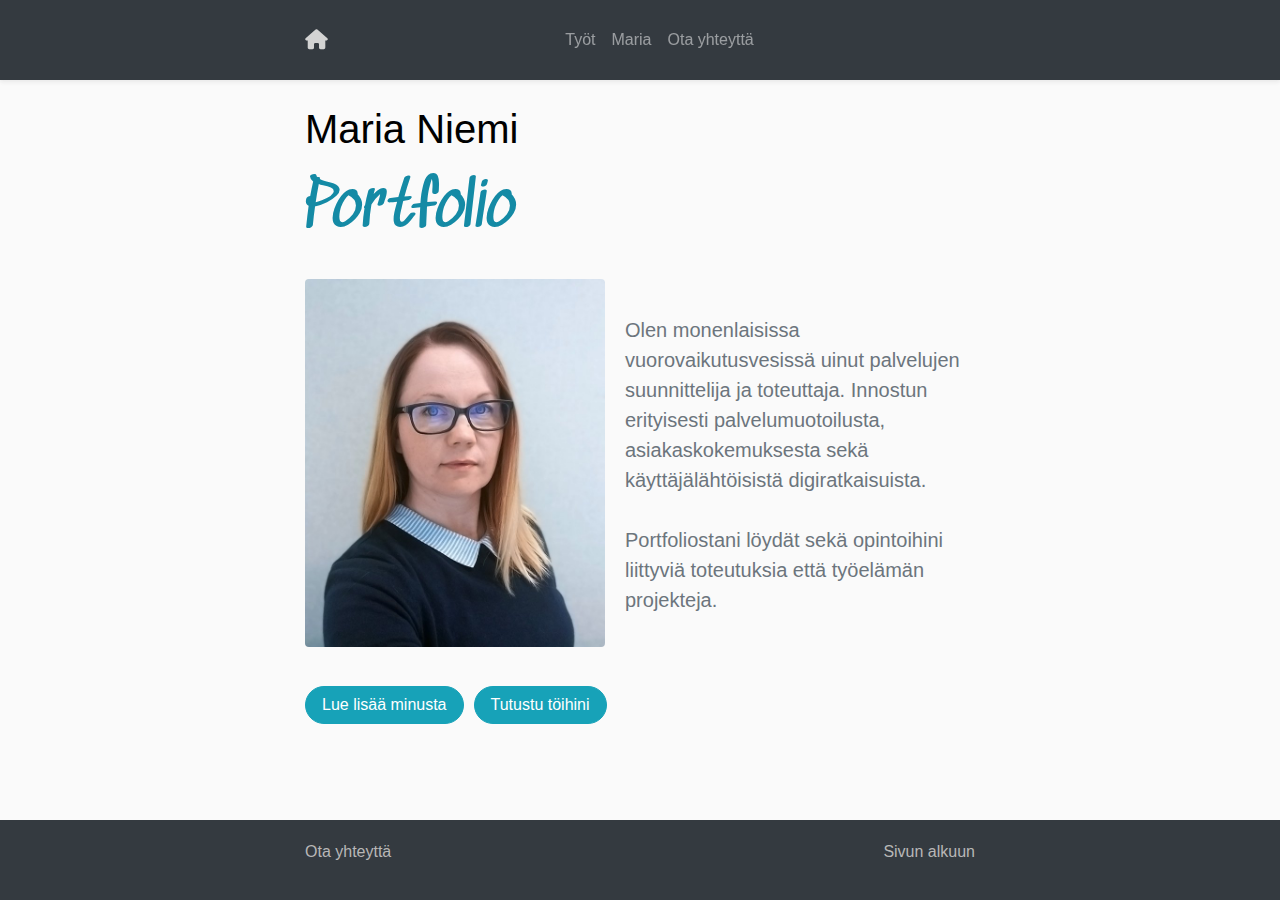
<file: index.html>
<!DOCTYPE html>
<html lang="fi">
  <head>
    <meta charset="utf-8" />
    <meta
      name="viewport"
      content="width=device-width, initial-scale=1.0, shrink-to-fit=no"
    />
    <title>Maria Niemi portfolio</title>

    <!-- Bootstrap ja Font Awesome -->
    <link
      rel="stylesheet"
      href="https://cdnjs.cloudflare.com/ajax/libs/twitter-bootstrap/4.3.1/css/bootstrap.min.css"
    />
    <link
      rel="stylesheet"
      href="https://cdnjs.cloudflare.com/ajax/libs/font-awesome/6.4.0/css/all.min.css"
    />

    <link
      href="https://fonts.googleapis.com/css2?family=Sedgwick+Ave&display=swap"
      rel="stylesheet"
    />

    <!-- Oma CSS-tiedosto -->
    <link rel="stylesheet" href="css/styles.css" />
  </head>
  <body class="index-page">
    <!-- Navigaatio -->
    <nav class="navbar navbar-expand-lg navbar-dark bg-dark fixed-top">
      <div class="container">
        <a class="navbar-brand" href="index.html">
          <i class="fas fa-home"></i>
        </a>
        <button
          class="navbar-toggler"
          type="button"
          data-toggle="collapse"
          data-target="#navbarNav"
          aria-controls="navbarNav"
          aria-expanded="false"
          aria-label="Toggle navigation"
        >
          <span class="navbar-toggler-icon"></span>
        </button>

        <div class="collapse navbar-collapse" id="navbarNav">
          <ul class="navbar-nav ml-auto">
            <li class="nav-item">
              <a class="nav-link" href="tyot.html">Työt</a>
            </li>
            <li class="nav-item">
              <a class="nav-link" href="maria.html">Maria</a>
            </li>
            <li class="nav-item">
              <a class="nav-link" href="ota-yhteytta.html">Ota yhteyttä</a>
            </li>
          </ul>
        </div>
      </div>
    </nav>

    <!-- Pääsisältö -->
    <main role="main" class="hero-section text-start">
      <div class="container">
        <h1>Maria Niemi</h1>
        <p class="portfolio">Portfolio</p>
        <div class="profile-wrapper">
          <!-- Flex-kontainer kuva ja teksti -->
          <div class="profile-image pt-2 pb-2">
            <img
              src="images/Maria.jpg"
              class="img-fluid omakuva rounded"
              alt="Maria"
            />
          </div>
          <div class="profile-text">
            <p class="lead text-muted">
              Olen monenlaisissa vuorovaikutusvesissä uinut palvelujen
              suunnittelija ja toteuttaja. Innostun erityisesti
              palvelumuotoilusta, asiakaskokemuksesta sekä käyttäjälähtöisistä
              digiratkaisuista.
              <br /><br />
              Portfoliostani löydät sekä opintoihini liittyviä toteutuksia että
              työelämän projekteja.
            </p>
          </div>
        </div>
        <!-- Painikkeet -->
        <div
          class="d-flex flex-column flex-md-row gap-2 py-3 pb-5 custom-buttons"
        >
          <a href="maria.html" class="btn btn-info rounded-pill px-3"
            >Lue lisää minusta</a
          >
          <a href="tyot.html" class="btn btn-info rounded-pill px-3"
            >Tutustu töihini</a
          >
        </div>
      </div>
    </main>

    <!-- Footer -->
    <footer class="text-muted">
      <div class="container">
        <p class="float-right"><a href="#">Sivun alkuun</a></p>
        <p><a href="ota-yhteytta.html">Ota yhteyttä</a></p>
      </div>
    </footer>

    <!-- JavaScript -->
    <script src="https://cdnjs.cloudflare.com/ajax/libs/jquery/3.4.1/jquery.min.js"></script>
    <script src="https://cdnjs.cloudflare.com/ajax/libs/twitter-bootstrap/4.3.1/js/bootstrap.bundle.min.js"></script>
  </body>
</html>
</file>
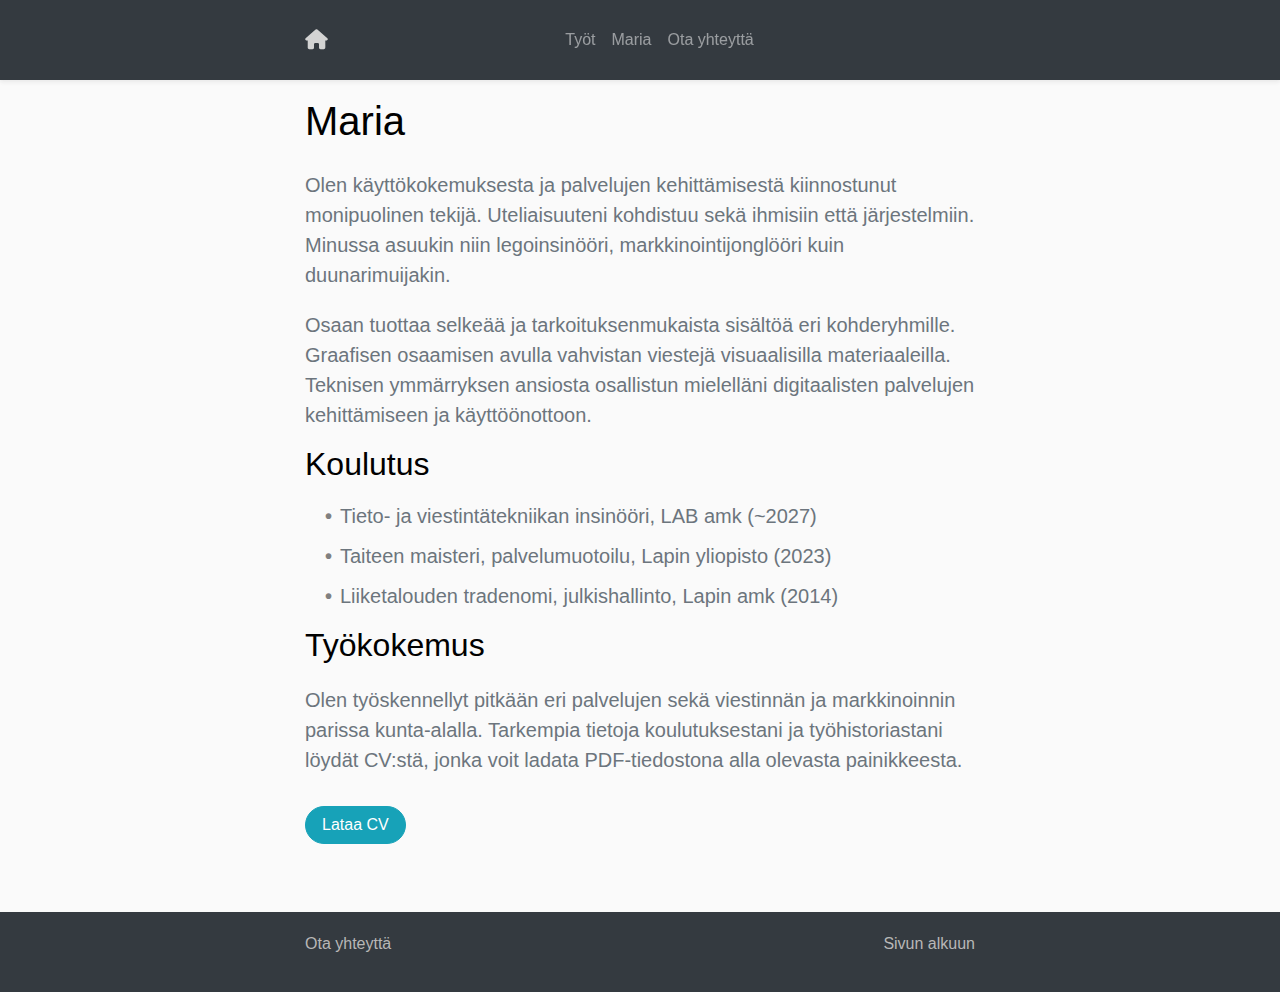
<file: maria.html>
<!DOCTYPE html>
<html lang="fi">
  <head>
    <meta charset="utf-8" />
    <meta
      name="viewport"
      content="width=device-width, initial-scale=1.0, shrink-to-fit=no"
    />
    <title>Maria Niemi Portfolio</title>
    <!-- Bootstrap CSS -->
    <link
      rel="stylesheet"
      href="https://cdnjs.cloudflare.com/ajax/libs/twitter-bootstrap/4.3.1/css/bootstrap.min.css"
    />
    <!-- Font Awesome -->
    <link
      rel="stylesheet"
      href="https://cdnjs.cloudflare.com/ajax/libs/font-awesome/6.4.0/css/all.min.css"
    />
    <!-- Oma CSS -->
    <link rel="stylesheet" href="css/styles.css" />
  </head>
  <body>
    <!-- Navigaatio -->
    <nav class="navbar navbar-expand-lg navbar-dark bg-dark fixed-top">
      <div class="container">
        <a class="navbar-brand" href="index.html">
          <i class="fas fa-home"></i>
        </a>
        <button
          class="navbar-toggler"
          type="button"
          data-toggle="collapse"
          data-target="#navbarNav"
          aria-controls="navbarNav"
          aria-expanded="false"
          aria-label="Toggle navigation"
        >
          <span class="navbar-toggler-icon"></span>
        </button>

        <div class="collapse navbar-collapse" id="navbarNav">
          <ul class="navbar-nav ml-auto">
            <li class="nav-item">
              <a class="nav-link" href="tyot.html">Työt</a>
            </li>
            <li class="nav-item">
              <a class="nav-link" href="maria.html">Maria</a>
            </li>
            <li class="nav-item">
              <a class="nav-link" href="ota-yhteytta.html">Ota yhteyttä</a>
            </li>
          </ul>
        </div>
      </div>
    </nav>

    <!-- Pääsisältö -->
    <main role="main" class="hero-section text-start mt-4">
      <div class="container mt-5">
        <h1>Maria</h1>
        <p class="lead text-muted">
          Olen käyttökokemuksesta ja palvelujen kehittämisestä kiinnostunut
          monipuolinen tekijä. Uteliaisuuteni kohdistuu sekä ihmisiin että
          järjestelmiin. Minussa asuukin niin legoinsinööri,
          markkinointijonglööri kuin duunarimuijakin.
        </p>
        <p class="lead text-muted">
          Osaan tuottaa selkeää ja tarkoituksenmukaista sisältöä eri
          kohderyhmille. Graafisen osaamisen avulla vahvistan viestejä
          visuaalisilla materiaaleilla. Teknisen ymmärryksen ansiosta osallistun
          mielelläni digitaalisten palvelujen kehittämiseen ja käyttöönottoon.
        </p>

        <h2>Koulutus</h2>
        <div class="education">
          <ul class="lead text-muted">
            <li>Tieto- ja viestintätekniikan insinööri, LAB amk (~2027)</li>
            <li>Taiteen maisteri, palvelumuotoilu, Lapin yliopisto (2023)</li>
            <li>Liiketalouden tradenomi, julkishallinto, Lapin amk (2014)</li>
          </ul>
        </div>

        <h2>Työkokemus</h2>
        <p class="lead text-muted">
          Olen työskennellyt pitkään eri palvelujen sekä viestinnän ja
          markkinoinnin parissa kunta-alalla. Tarkempia tietoja koulutuksestani
          ja työhistoriastani löydät CV:stä, jonka voit ladata PDF-tiedostona
          alla olevasta painikkeesta.
        </p>

        <div class="d-flex gap-2 justify-content-start py-3 pb-5">
          <a
            href="images/Maria Niemi CV 12_2024 (1).pdf"
            class="btn btn-info rounded-pill px-3"
          >
            Lataa CV
          </a>
        </div>
      </div>
    </main>

    <footer class="text-muted">
      <div class="container">
        <p class="float-right"><a href="#">Sivun alkuun</a></p>
        <p><a href="ota-yhteytta.html">Ota yhteyttä</a></p>
      </div>
    </footer>

    <!-- JavaScript -->
    <script src="https://cdnjs.cloudflare.com/ajax/libs/jquery/3.4.1/jquery.min.js"></script>
    <script src="https://cdnjs.cloudflare.com/ajax/libs/twitter-bootstrap/4.3.1/js/bootstrap.bundle.min.js"></script>
  </body>
</html>
</file>
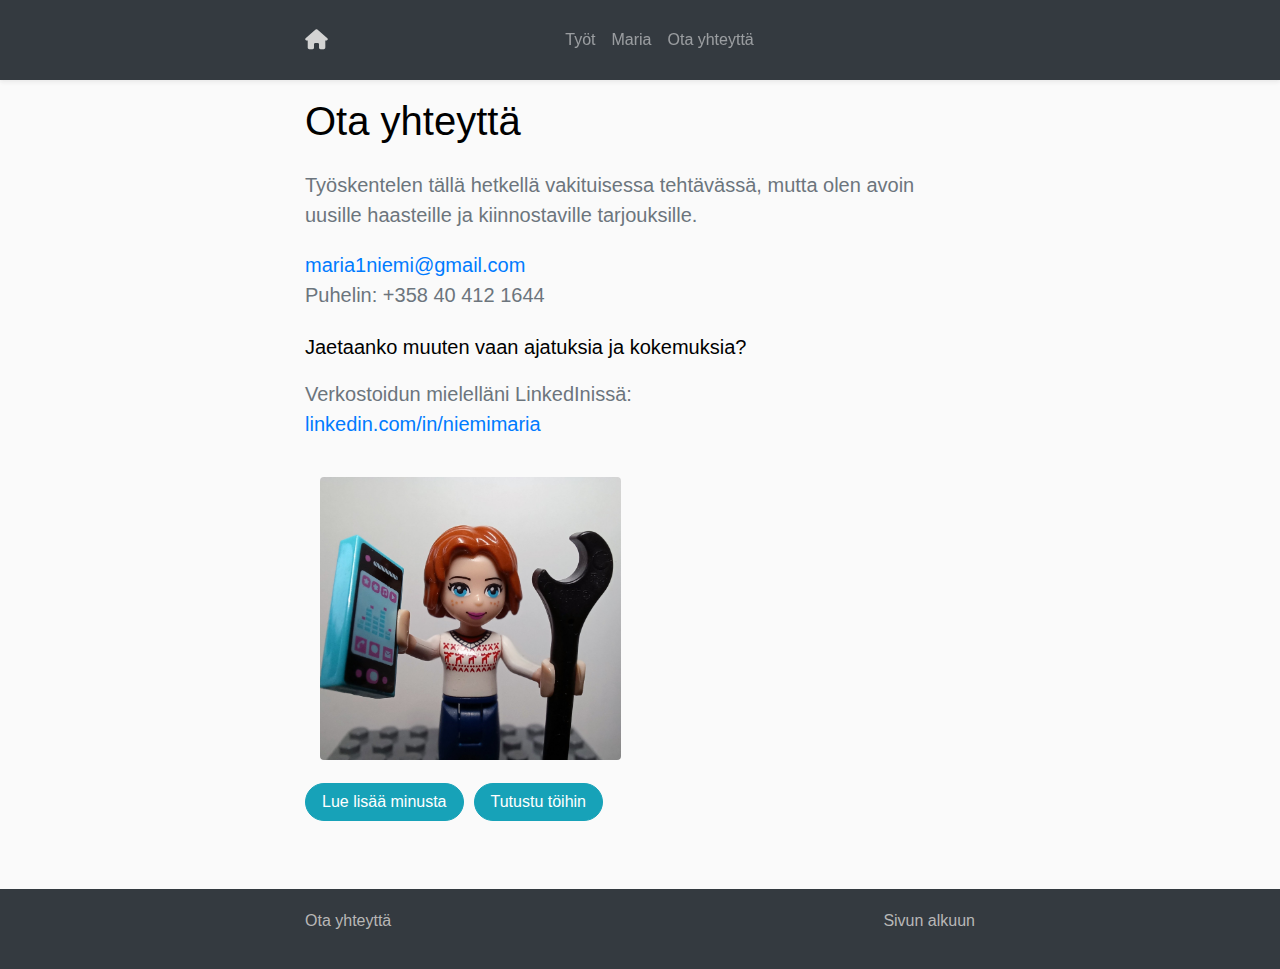
<file: ota-yhteytta.html>
<!DOCTYPE html>
<html lang="fi">
  <head>
    <meta charset="utf-8" />
    <meta
      name="viewport"
      content="width=device-width, initial-scale=1.0, shrink-to-fit=no"
    />
    <title>Maria Niemi portfolio</title>

    <!-- Bootstrap CSS -->
    <link
      rel="stylesheet"
      href="https://cdnjs.cloudflare.com/ajax/libs/twitter-bootstrap/4.3.1/css/bootstrap.min.css"
    />
    <!-- Font Awesome -->
    <link
      rel="stylesheet"
      href="https://cdnjs.cloudflare.com/ajax/libs/font-awesome/6.4.0/css/all.min.css"
    />
    <!-- Oma CSS -->
    <link rel="stylesheet" href="css/styles.css" />
  </head>
  <body>
    <!-- Navigaatio -->
    <nav class="navbar navbar-expand-lg navbar-dark bg-dark fixed-top">
      <div class="container">
        <a class="navbar-brand" href="index.html">
          <i class="fas fa-home"></i>
        </a>
        <button
          class="navbar-toggler"
          type="button"
          data-toggle="collapse"
          data-target="#navbarNav"
          aria-controls="navbarNav"
          aria-expanded="false"
          aria-label="Toggle navigation"
        >
          <span class="navbar-toggler-icon"></span>
        </button>

        <div class="collapse navbar-collapse" id="navbarNav">
          <ul class="navbar-nav ml-auto">
            <li class="nav-item">
              <a class="nav-link" href="tyot.html">Työt</a>
            </li>
            <li class="nav-item">
              <a class="nav-link" href="maria.html">Maria</a>
            </li>
            <li class="nav-item">
              <a class="nav-link" href="ota-yhteytta.html">Ota yhteyttä</a>
            </li>
          </ul>
        </div>
      </div>
    </nav>

    <!-- Pääsisältö -->
    <main role="main" class="hero-section text-start mt-4">
      <div class="container mt-5">
          <h1>Ota yhteyttä</h1>
          <p class="lead text-muted">
            Työskentelen tällä hetkellä vakituisessa tehtävässä, mutta olen
            avoin uusille haasteille ja kiinnostaville tarjouksille.
            <p class="lead text-muted">
              <a href="mailto:maria1niemi@gmail.com">maria1niemi@gmail.com</a
              ><br />
              Puhelin: +358 40 412 1644
            </p>
          </p>
          <h5>Jaetaanko muuten vaan ajatuksia ja kokemuksia?</h5>
          <p class="lead text-muted">
            Verkostoidun mielelläni LinkedInissä:<br />
            <a href="https://www.linkedin.com/in/niemimaria" target="_blank"
              >linkedin.com/in/niemimaria</a
            >
          </p>

          <div class="pt-2 pb-2 start-left">
            <img
              src="images/palvelumuotoilija.jpg"
              class="img-fluid omakuva rounded"
              alt="Maria"
            />
          </div>
        </div>

        <div
          class="container d-flex flex-column flex-md-row gap-2 pb-5 custom-buttons"
        >
          <a href="maria.html" class="btn btn-info rounded-pill px-3"
            >Lue lisää minusta</a
          >
          <a href="tyot.html" class="btn btn-info rounded-pill px-3"
            >Tutustu töihin</a
          >
        </div>
      </div>
    </main>

    <!-- Footer -->
    <footer class="text-muted">
      <div class="container">
        <p class="float-right"><a href="#">Sivun alkuun</a></p>
        <p><a href="ota-yhteytta.html">Ota yhteyttä</a></p>
      </div>
    </footer>

    <!-- JavaScript -->
    <script src="https://cdnjs.cloudflare.com/ajax/libs/jquery/3.4.1/jquery.min.js"></script>
    <script src="https://cdnjs.cloudflare.com/ajax/libs/twitter-bootstrap/4.3.1/js/bootstrap.bundle.min.js"></script>
  </body>
</html>
</file>
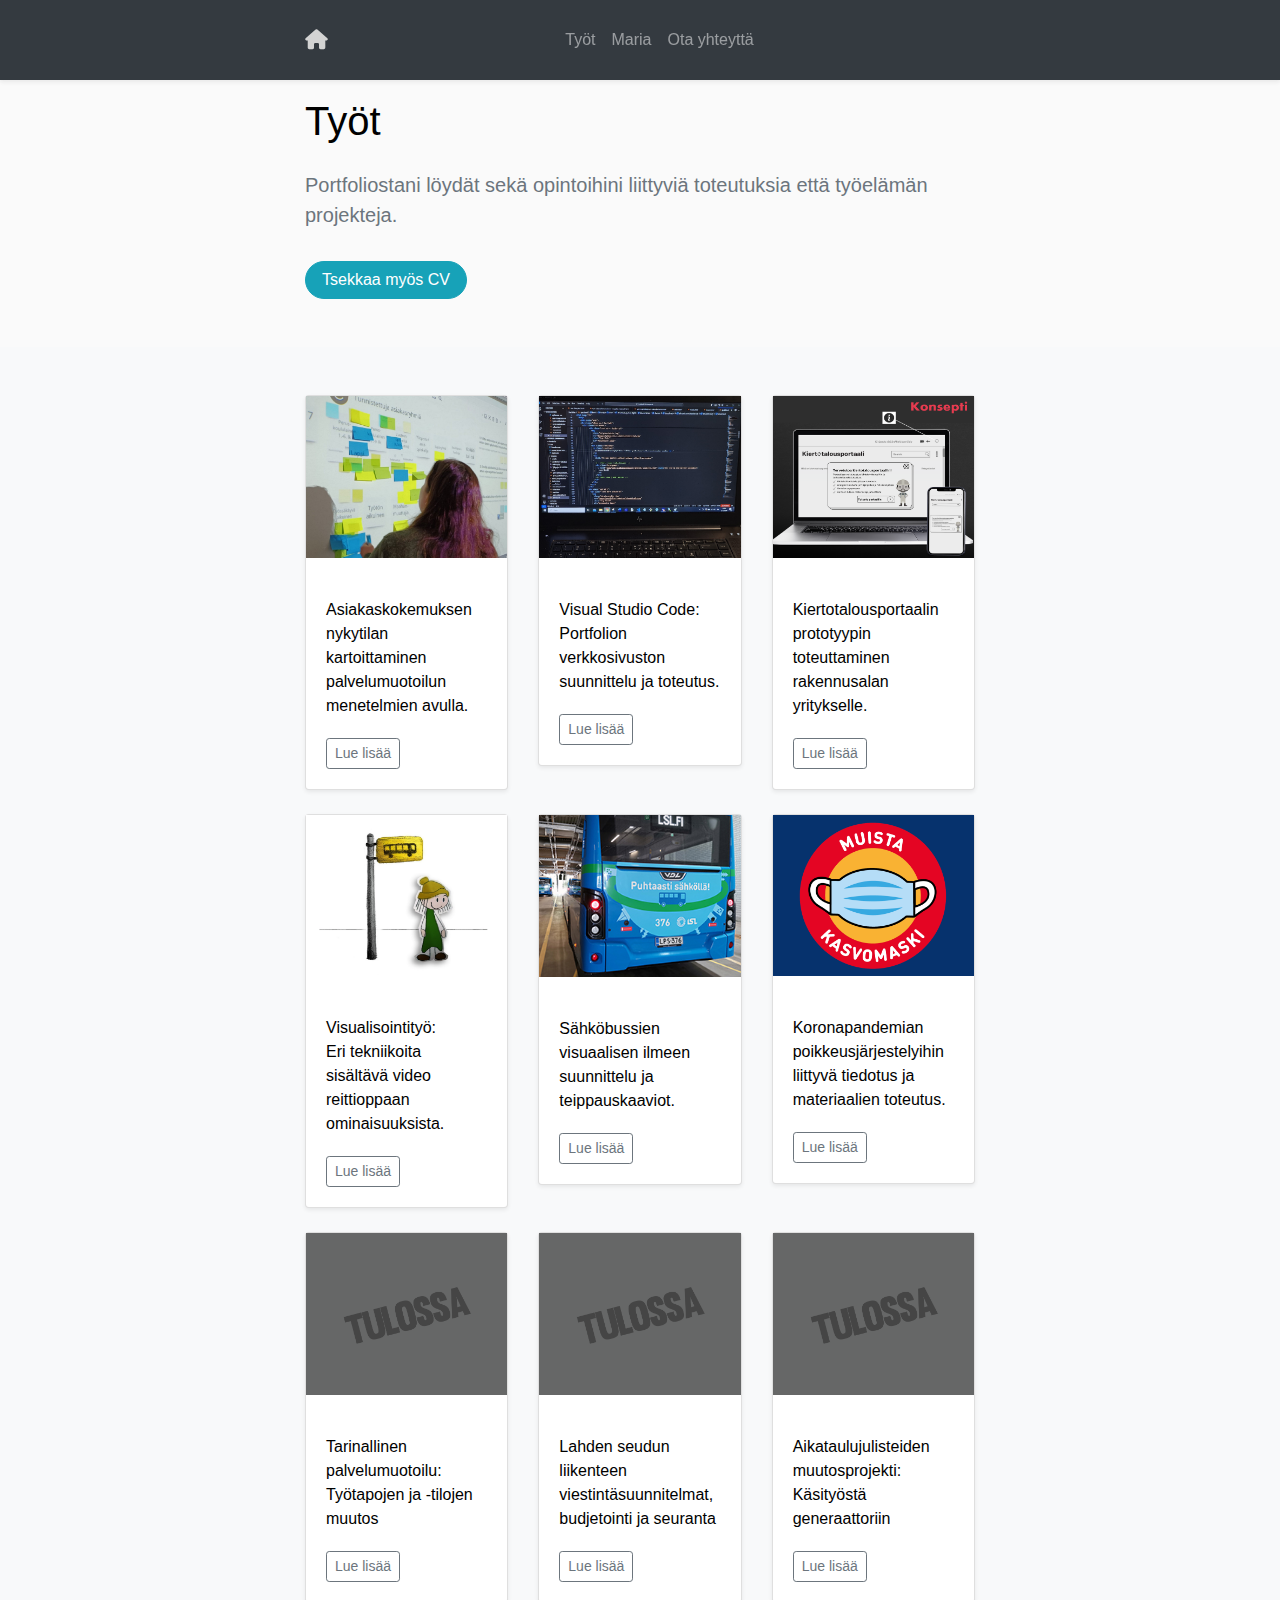
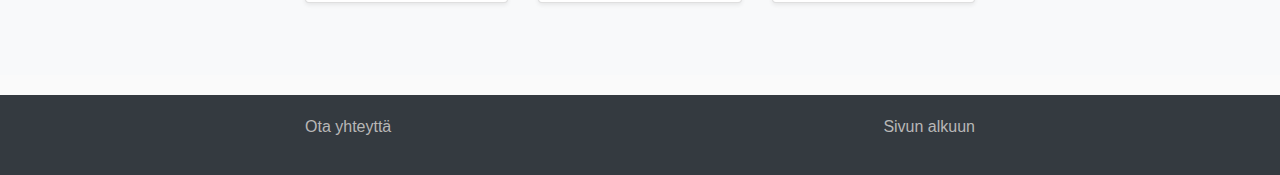
<file: tyot.html>
<!DOCTYPE html>
<html lang="fi">
  <head>
    <meta charset="utf-8" />
    <meta
      name="viewport"
      content="width=device-width, initial-scale=1.0, shrink-to-fit=no"
    />
    <title>Maria Niemi portfolio</title>
    <link
      rel="stylesheet"
      href="https://cdnjs.cloudflare.com/ajax/libs/twitter-bootstrap/4.3.1/css/bootstrap.min.css"
    />
    <link
      rel="stylesheet"
      href="https://cdnjs.cloudflare.com/ajax/libs/font-awesome/4.7.0/css/font-awesome.min.css"
    />
    <!-- Oma CSS-tiedosto -->
    <link rel="stylesheet" href="css/styles.css" />
    <link
      href="https://cdnjs.cloudflare.com/ajax/libs/font-awesome/6.4.0/css/all.min.css"
      rel="stylesheet"
    />
  </head>
  <body>
    <nav class="navbar navbar-expand-lg navbar-dark bg-dark fixed-top">
      <div class="container">
        <a class="navbar-brand" href="index.html">
          <i class="fas fa-home"></i>
        </a>
        <button
          class="navbar-toggler"
          type="button"
          data-toggle="collapse"
          data-target="#navbarNav"
          aria-controls="navbarNav"
          aria-expanded="false"
          aria-label="Toggle navigation"
        >
          <span class="navbar-toggler-icon"></span>
        </button>

        <div class="collapse navbar-collapse" id="navbarNav">
          <ul class="navbar-nav ml-auto">
            <li class="nav-item">
              <a class="nav-link" href="tyot.html">Työt</a>
            </li>
            <li class="nav-item">
              <a class="nav-link" href="maria.html">Maria</a>
            </li>
            <li class="nav-item">
              <a class="nav-link" href="ota-yhteytta.html">Ota yhteyttä</a>
            </li>
          </ul>
        </div>
      </div>
    </nav>
    <main role="main" class="hero-section text-start mt-4">
      <div class="container mt-5">
          <h1>Työt</h1>
          <p class="lead text-muted text-start">
            Portfoliostani löydät sekä opintoihini liittyviä toteutuksia että työelämän projekteja.
          </p>
          <div
          class="d-flex flex-column flex-md-row gap-2 py-3 pb-5 custom-buttons"
        >
          <a href="maria.html" class="btn btn-info rounded-pill px-3"
            >Tsekkaa myös CV</a
          >
        </div>
        </div>
      </div>

    <div class="album py-5 bg-light">
      <div class="container">
        <div class="row">
          <div class="col-md-4">
            <div class="card mb-4 shadow-sm">
              <a href="tyot/tyot-asiakaskokemuksen-nykytila-analyysi.html">
                <img
                  class="bd-placeholder-img"
                  src="images/gradu/workshop.jpg"
                  alt="Ihminen työpajassa"
                  style="width: 100%; height: auto;"
                />
              </a>
              <div class="card-body">
                <p class="card-text">
                  Asiakaskokemuksen nykytilan kartoittaminen palvelumuotoilun menetelmien avulla.<br />
                </p>
                <div
                  class="d-flex justify-content-between align-items-center"
                >
                  <!-- Start: view | edit button -->
                  <div class="btn-group">
                    <a href="tyot/tyot-asiakaskokemuksen-nykytila-analyysi.html" class="btn btn-sm btn-outline-secondary">
                      Lue lisää
                    </a>
                  </div>
                </div>
              </div>
            </div>
          </div>
          <div class="col-md-4">
            <div class="card mb-4 shadow-sm">
            <a href="tyot/tyot-portfoliosivun-toteuttaminen.html">
              <img
                class="bd-placeholder-img"
                src="images/portfolion-toteutus/visualstudio.png"
                class="img-fluid"
                alt="Tietokoneen näyttö"
                style="width: 100%; height: auto;"
              />
            </a>
              <div class="card-body">
                <p class="card-text">
                  Visual Studio Code: Portfolion verkkosivuston suunnittelu ja toteutus.<br />
                </p>
                <div class="d-flex justify-content-between align-items-center">
                  <div class="btn-group">
                    <!-- "Lue lisää" painike linkki -->
                    <a href="tyot/tyot-portfoliosivun-toteuttaminen.html" class="btn btn-sm btn-outline-secondary">
                      Lue lisää
                    </a>
                  </div>
                </div>
              </div>
            </div>
          </div>
          <div class="col-md-4">
            <div class="card mb-4 shadow-sm">
            <a href="tyot/tyot-kiertotalousportaalin-proto.html">
              <img
                class="bd-placeholder-img"
                src="images/Kiertotalousportaali/prototyyppi.png"
                class="img-fluid"
                alt="Tietokoneen näyttö"
                style="width: 100%; height: auto;"
              />
            </a>
              <div class="card-body">
                <p class="card-text">
                  Kiertotalousportaalin prototyypin toteuttaminen rakennusalan yritykselle.<br />
                </p>
                <div class="d-flex justify-content-between align-items-center">
                  <div class="btn-group">
                    <!-- "Lue lisää" painike linkki -->
                    <a href="tyot/tyot-kiertotalousportaalin-proto.html" class="btn btn-sm btn-outline-secondary">
                      Lue lisää
                    </a>
                  </div>
                </div>
              </div>
            </div>
          </div>
          <div class="col-md-4">
            <div class="card mb-4 shadow-sm">
              <a href="tyot/tyot-visualisointiprojekti-animaatio.html">
                <img
                  class="bd-placeholder-img"
                  src="images/Reittiopas/visualisointi.png"
                  class="img-fluid"
                  alt="Tietokoneen näyttö"
                  style="width: 100%; height: auto;"
                />
              </a>
              <div class="card-body">
                <p class="card-text">
                  Visualisointityö: <br>Eri tekniikoita sisältävä video reittioppaan ominaisuuksista.<br />
                </p>
                <div
                  class="d-flex justify-content-between align-items-center"
                >
                  <!-- Start: view | edit button -->
                  <div class="btn-group">
                    <!-- "Lue lisää" painike linkki -->
                    <a href="tyot/tyot-visualisointiprojekti-animaatio.html" class="btn btn-sm btn-outline-secondary">
                      Lue lisää
                    </a>
                  </div>
                </div>
              </div>
            </div>
          </div>
          <div class="col-md-4">
            <div class="card mb-4 shadow-sm">
              <a href="tyot/tyot-linja-auton-ilme.html">
                <img
                  class="bd-placeholder-img"
                  src="images/autoteipit/Sähköbussi varikolla pieni.jpg"
                  class="img-fluid"
                  alt="Bussin teippaus"
                  style="width: 100%; height: auto;"
                />
              </a>
              <div class="card-body">
                <p class="card-text">
                  Sähköbussien visuaalisen ilmeen suunnittelu ja teippauskaaviot.
                </p>
                <div
                  class="d-flex justify-content-between align-items-center"
                >
                  <!-- Start: view | edit button -->
                  <div class="btn-group">
                    <!-- "Lue lisää" painike linkki -->
                    <a href="tyot/tyot-linja-auton-ilme.html" class="btn btn-sm btn-outline-secondary">
                      Lue lisää
                    </a>
                  </div>
                </div>
              </div>
            </div>
          </div>
          <div class="col-md-4">
            <div class="card mb-4 shadow-sm">
              <a href="tyot/tyot-koronaviestinta.html">
                <img
                  class="bd-placeholder-img"
                  src="images/Korona/koronatiedotus.png"
                  class="img-fluid"
                  alt="Kasvomaski"
                  style="width: 100%; height: auto;"
                />
              </a>
              <div class="card-body">
                <p class="card-text">
                  Koronapandemian poikkeusjärjestelyihin liittyvä tiedotus ja materiaalien toteutus.
                </p>
                <div
                  class="d-flex justify-content-between align-items-center"
                >
                  <!-- Start: view | edit button -->
                  <div class="btn-group">
                    <!-- "Lue lisää" painike linkki -->
                    <a href="tyot/tyot-koronaviestinta.html" class="btn btn-sm btn-outline-secondary">
                      Lue lisää
                    </a>
                  </div>
                </div>
              </div>
            </div>
          </div>
          <div class="col-md-4">
            <div class="card mb-4 shadow-sm">
              <a href="....">
                <img
                  class="bd-placeholder-img"
                  src="images/tulossa.png"
                  class="img-fluid"
                  alt="..."
                  style="width: 100%; height: auto;"
                />
              </a>
              <div class="card-body">
                <p class="card-text">
                 Tarinallinen palvelumuotoilu: Työtapojen ja -tilojen muutos
                </p>
                <div
                  class="d-flex justify-content-between align-items-center"
                >
                  <!-- Start: view | edit button -->
                  <div class="btn-group">
                    <!-- "Lue lisää" painike linkki -->
                    <a href="...." class="btn btn-sm btn-outline-secondary">
                      Lue lisää
                    </a>
                  </div>
                </div>
              </div>
            </div>
          </div>
          <div class="col-md-4">
            <div class="card mb-4 shadow-sm">
              <a href="images/tulossa.png">
                <img
                  class="bd-placeholder-img"
                  src="images/tulossa.png"
                  class="img-fluid"
                  alt="..."
                  style="width: 100%; height: auto;"
                />
              </a>
              <div class="card-body">
                <p class="card-text">
                  Lahden seudun liikenteen viestintäsuunnitelmat, budjetointi ja seuranta
                </p>
                <div
                  class="d-flex justify-content-between align-items-center"
                >
                  <!-- Start: view | edit button -->
                  <div class="btn-group">
                    <!-- "Lue lisää" painike linkki -->
                    <a href="..." class="btn btn-sm btn-outline-secondary">
                      Lue lisää
                    </a>
                  </div>
                </div>
              </div>
            </div>
          </div>
          <div class="col-md-4">
            <div class="card mb-4 shadow-sm">
              <a href="images/tulossa.png">
                <img
                  class="bd-placeholder-img"
                  src="images/tulossa.png"
                  class="img-fluid"
                  alt="..."
                  style="width: 100%; height: auto;"
                />
              </a>
              <div class="card-body">
                <p class="card-text">
                  Aikataulujulisteiden muutosprojekti: Käsityöstä generaattoriin
                </p>
                <div
                  class="d-flex justify-content-between align-items-center"
                >
                  <!-- Start: view | edit button -->
                  <div class="btn-group">
                    <!-- "Lue lisää" painike linkki -->
                    <a href="..." class="btn btn-sm btn-outline-secondary">
                      Lue lisää
                    </a>
                  </div>
                </div>
              </div>
            </div>
          </div>
  </main>

    <footer class="text-muted">
      <div class="container">
        <p class="float-right"><a href="#">Sivun alkuun</a></p>
        <p><a href="ota-yhteytta.html">Ota yhteyttä</a></p>
      </div>
    </footer>

    <script src="https://cdnjs.cloudflare.com/ajax/libs/jquery/3.4.1/jquery.min.js"></script>
    <script src="https://cdnjs.cloudflare.com/ajax/libs/twitter-bootstrap/4.3.1/js/bootstrap.bundle.min.js"></script>
  </body>
</html>
</file>
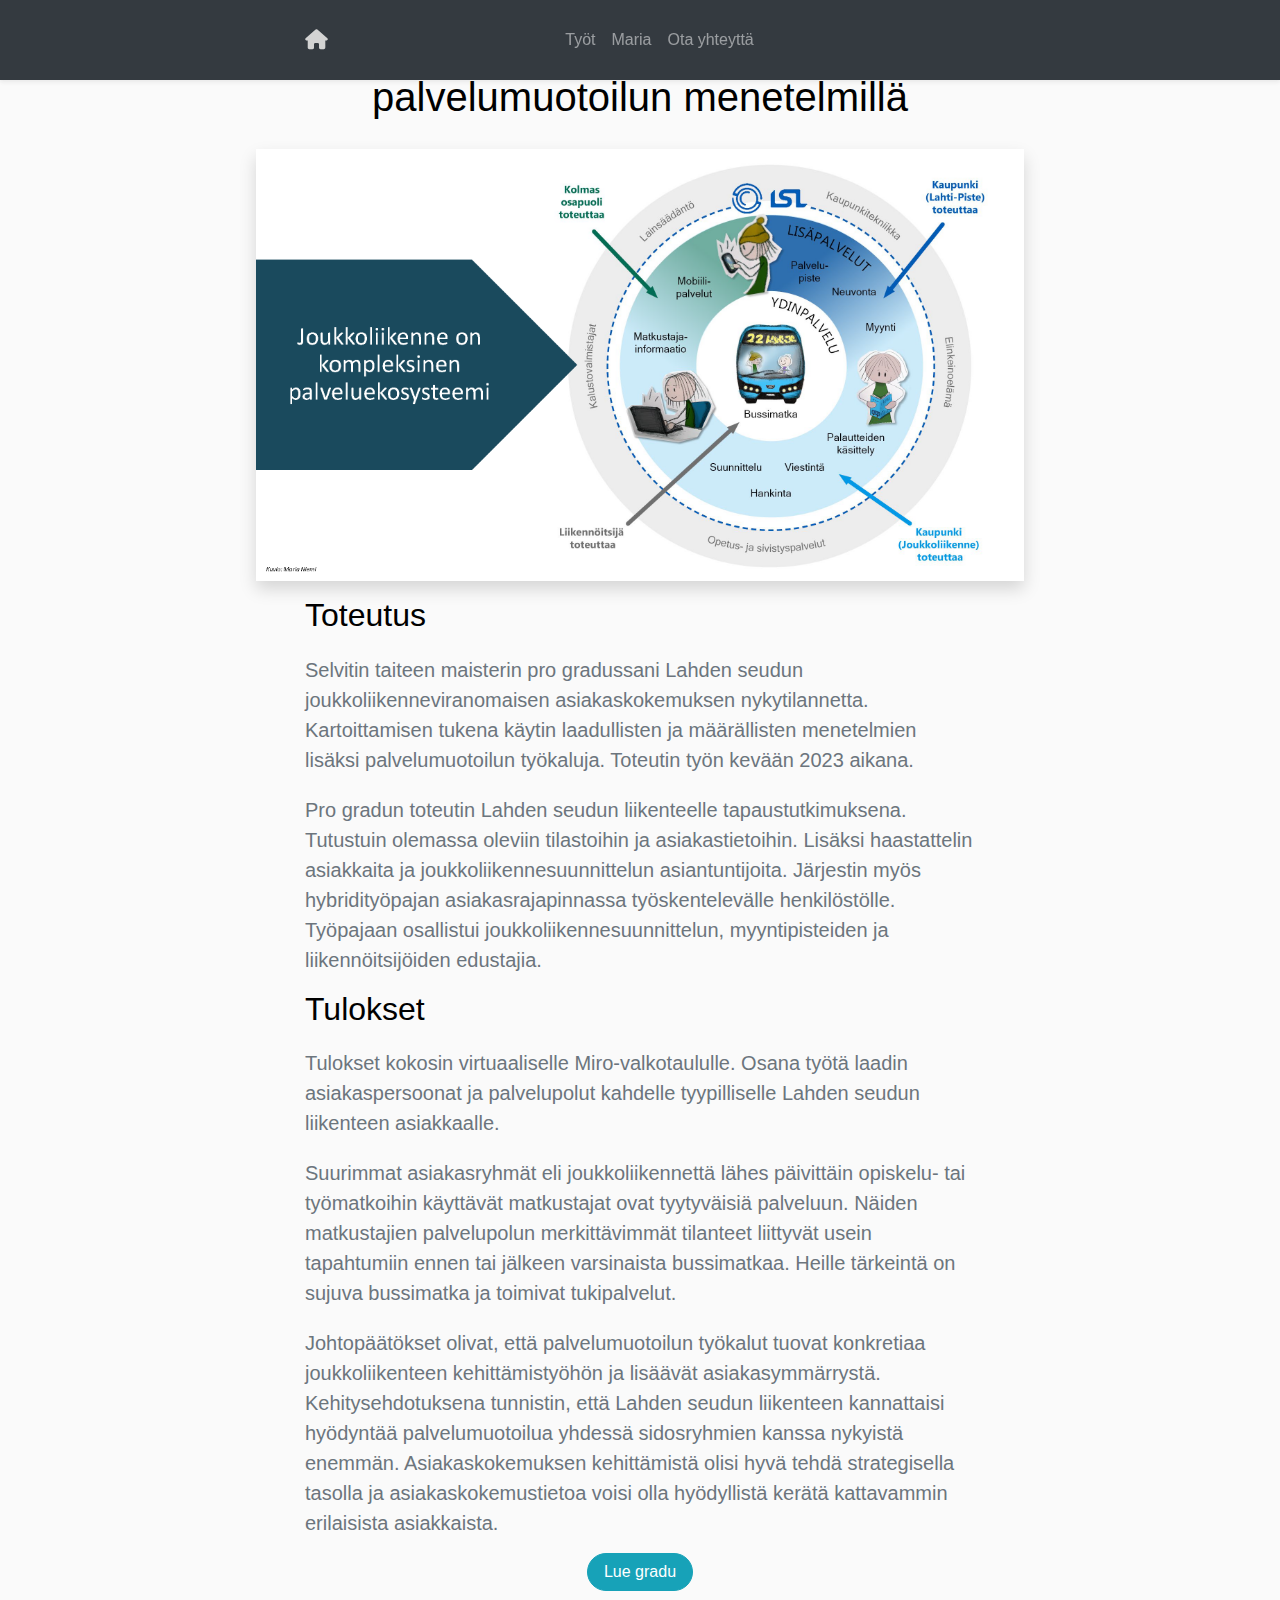
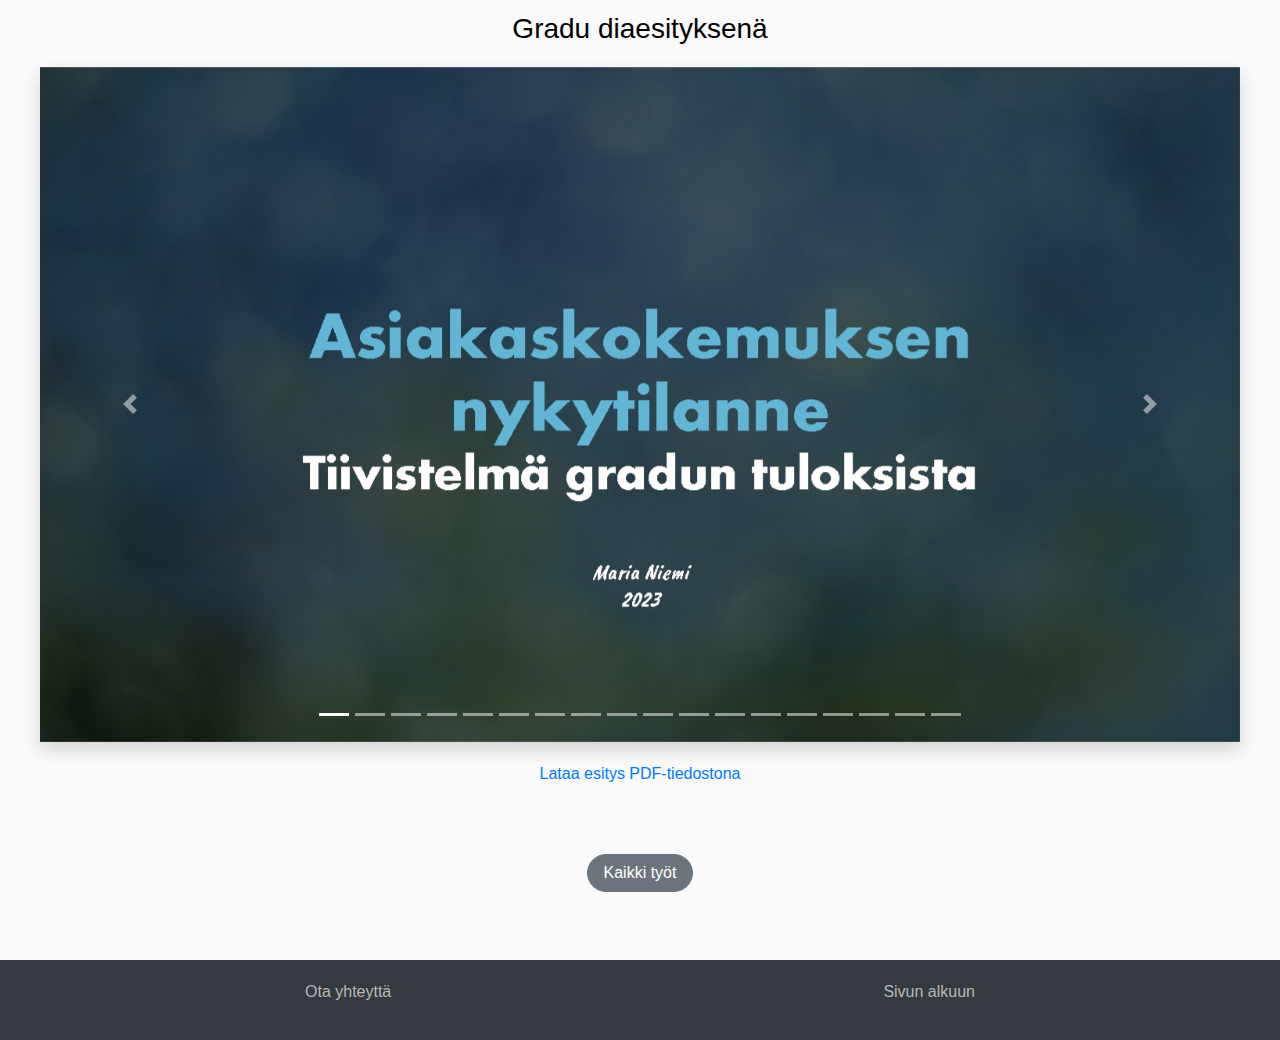
<file: tyot/tyot-asiakaskokemuksen-nykytila-analyysi.html>
<!DOCTYPE html>
<html lang="fi">
  <head>
    <meta charset="utf-8" />
    <meta
      name="viewport"
      content="width=device-width, initial-scale=1.0, shrink-to-fit=no"
    />
    <meta
      name="description"
      content="Maria Niemen portfolio ja asiakaskokemuksen nykytila-analyysi"
    />
    <meta
      name="keywords"
      content="portfolio, asiakaskokemus, gradu, palvelumuotoilu, joukkoliikenne"
    />
    <title>Maria Niemi portfolio</title>

    <!-- Bootstrap CSS -->
    <link
      href="https://stackpath.bootstrapcdn.com/bootstrap/4.5.2/css/bootstrap.min.css"
      rel="stylesheet"
    />
    <!-- Font Awesome -->
    <link
      href="https://cdnjs.cloudflare.com/ajax/libs/font-awesome/4.7.0/css/font-awesome.min.css"
      rel="stylesheet"
    />

    <link
    href="https://cdnjs.cloudflare.com/ajax/libs/font-awesome/6.4.0/css/all.min.css"
    rel="stylesheet"
  />
    <!-- Oma CSS-tiedosto -->
    <link rel="stylesheet" href="../css/styles.css" />


  </head>

  <body>
    <nav class="navbar navbar-expand-lg navbar-dark bg-dark fixed-top">
      <div class="container">
        <a class="navbar-brand" href="index.html">
          <i class="fas fa-home"></i>
        </a>
        <button
          class="navbar-toggler"
          type="button"
          data-toggle="collapse"
          data-target="#navbarNav"
          aria-controls="navbarNav"
          aria-expanded="false"
          aria-label="Toggle navigation"
        >
          <span class="navbar-toggler-icon"></span>
        </button>

        <div class="collapse navbar-collapse" id="navbarNav">
          <ul class="navbar-nav ml-auto">
            <li class="nav-item">
              <a class="nav-link" href="../tyot.html">Työt</a>
            </li>
            <li class="nav-item">
              <a class="nav-link" href="../maria.html">Maria</a>
            </li>
            <li class="nav-item">
              <a class="nav-link" href="../ota-yhteytta.html">Ota yhteyttä</a>
            </li>
          </ul>
        </div>
      </div>
    </nav>

    <main role="document">
      <header class="hero-section text-center">
        <div class="container">
          <h1>Asiakaskokemuksen nykytila-analyysi palvelumuotoilun menetelmillä</h1>
        </div>  
      </div>
        <div class="d-flex justify-content-center">
          <img 
              src="../images/gradu/Joukkoliikenteen palveluekosysteemi.png" 
              class="img-fluid shadow" 
              alt="Joukkoliikenteen palveluekosysteemi" 
              data-toggle="modal" 
              data-target="#imageModal"
              style="cursor: pointer; width: 60%;"
          >
        </div>
      <!-- Modal -->
      <div class="modal fade" id="imageModal" tabindex="-1" role="dialog" aria-labelledby="imageModalLabel" aria-hidden="true">
        <div class="modal-dialog modal-dialog-centered modal-lg" role="document">
          <div class="modal-content">
            <div class="modal-body text-left">
              <img 
                  src="../images/gradu/Joukkoliikenteen palveluekosysteemi.png" 
                  class="img-fluid" 
                  alt="Suurempi kuva joukkoliikenteen palveluekosysteemistä">
            </div>
          </div>
        </div>
      </div>
        
        <div class="container">
          <h2>Toteutus</h2>
          <p class="lead text-muted text-start">
            Selvitin taiteen maisterin pro gradussani Lahden seudun
            joukkoliikenneviranomaisen asiakaskokemuksen nykytilannetta.
            Kartoittamisen tukena käytin laadullisten ja määrällisten
            menetelmien lisäksi palvelumuotoilun työkaluja. Toteutin työn kevään
            2023 aikana.
          </p>
          <p class="lead text-muted text-start">
            Pro gradun toteutin Lahden seudun liikenteelle tapaustutkimuksena.
            Tutustuin olemassa oleviin tilastoihin ja asiakastietoihin. Lisäksi
            haastattelin asiakkaita ja joukkoliikennesuunnittelun
            asiantuntijoita. Järjestin myös hybridityöpajan asiakasrajapinnassa
            työskentelevälle henkilöstölle. Työpajaan osallistui
            joukkoliikennesuunnittelun, myyntipisteiden ja liikennöitsijöiden
            edustajia.
          </p>
          <h2>Tulokset</h2>
          <p class="lead text-muted text-start">
            Tulokset kokosin virtuaaliselle Miro-valkotaululle. Osana työtä
            laadin asiakaspersoonat ja palvelupolut kahdelle tyypilliselle
            Lahden seudun liikenteen asiakkaalle.
          </p>
          <p class="lead text-muted text-start">
            Suurimmat asiakasryhmät eli joukkoliikennettä lähes päivittäin
            opiskelu- tai työmatkoihin käyttävät matkustajat ovat tyytyväisiä
            palveluun. Näiden matkustajien palvelupolun merkittävimmät tilanteet
            liittyvät usein tapahtumiin ennen tai jälkeen varsinaista
            bussimatkaa. Heille tärkeintä on sujuva bussimatka ja toimivat
            tukipalvelut.
          </p>
          <p class="lead text-muted text-start">
            Johtopäätökset olivat, että palvelumuotoilun työkalut tuovat
            konkretiaa joukkoliikenteen kehittämistyöhön ja lisäävät
            asiakasymmärrystä. Kehitysehdotuksena tunnistin, että Lahden seudun
            liikenteen kannattaisi hyödyntää palvelumuotoilua yhdessä
            sidosryhmien kanssa nykyistä enemmän. Asiakaskokemuksen kehittämistä
            olisi hyvä tehdä strategisella tasolla ja asiakaskokemustietoa voisi
            olla hyödyllistä kerätä kattavammin erilaisista asiakkaista.
          </p>
          <div class="container d-flex gap-2 justify-content-start justify-content-md-center pb-3">
            <a
              type="button"
              class="btn btn-info rounded-pill px-3"
              href="https://urn.fi/URN:NBN:fi-fe2023062157402"
              target="_blank"
              >Lue gradu</a
            >
          </div>
        </div>
      </div>

        <div class="container text-center mb-3">
        <h3>Gradu diaesityksenä</h3>
      </div>
        <div id="carousel" class="carousel slide shadow" data-ride="carousel">
          <!-- Indikaattorit -->
          <ol class="carousel-indicators">
            <li data-target="#carousel" data-slide-to="0" class="active"></li>
            <li data-target="#carousel" data-slide-to="1"></li>
            <li data-target="#carousel" data-slide-to="2"></li>
            <li data-target="#carousel" data-slide-to="3"></li>
            <li data-target="#carousel" data-slide-to="4"></li>
            <li data-target="#carousel" data-slide-to="5"></li>
            <li data-target="#carousel" data-slide-to="6"></li>
            <li data-target="#carousel" data-slide-to="7"></li>
            <li data-target="#carousel" data-slide-to="8"></li>
            <li data-target="#carousel" data-slide-to="9"></li>
            <li data-target="#carousel" data-slide-to="10"></li>
            <li data-target="#carousel" data-slide-to="11"></li>
            <li data-target="#carousel" data-slide-to="12"></li>
            <li data-target="#carousel" data-slide-to="13"></li>
            <li data-target="#carousel" data-slide-to="14"></li>
            <li data-target="#carousel" data-slide-to="15"></li>
            <li data-target="#carousel" data-slide-to="16"></li>
            <li data-target="#carousel" data-slide-to="17"></li>
          </ol>

          <!-- Karuselli -->
          <div class="carousel-inner">
            <div class="carousel-item active">
              <img
                src="../images/gradu/Gradun toteutus_Sivu_01.png"
                alt="Kuva 1"
              />
            </div>
            <div class="carousel-item">
              <img
                src="../images/gradu/Gradun toteutus_Sivu_02.png"
                alt="Kuva 2"
              />
            </div>
            <div class="carousel-item">
              <img
                src="../images/gradu/Gradun toteutus_Sivu_03.png"
                alt="Kuva 3"
              />
            </div>
            <div class="carousel-item">
              <img
                src="../images/gradu/Gradun toteutus_Sivu_04.png"
                alt="Kuva 4"
              />
            </div>
            <div class="carousel-item">
              <img
                src="../images/gradu/Gradun toteutus_Sivu_05.png"
                alt="Kuva 5"
              />
            </div>
            <div class="carousel-item">
              <img
                src="../images/gradu/Gradun toteutus_Sivu_06.png"
                alt="Kuva 6"
              />
            </div>
            <div class="carousel-item">
              <img
                src="../images/gradu/Gradun toteutus_Sivu_07.png"
                alt="Kuva 7"
              />
            </div>
            <div class="carousel-item">
              <img
                src="../images/gradu/Gradun toteutus_Sivu_08.png"
                alt="Kuva 8"
              />
            </div>
            <div class="carousel-item">
              <img
                src="../images/gradu/Gradun toteutus_Sivu_09.png"
                alt="Kuva 9"
              />
            </div>
            <div class="carousel-item">
              <img
                src="../images/gradu/Gradun toteutus_Sivu_10.png"
                alt="Kuva 10"
              />
            </div>
            <div class="carousel-item">
              <img
                src="../images/gradu/Gradun toteutus_Sivu_11.png"
                alt="Kuva 11"
              />
            </div>
            <div class="carousel-item">
              <img
                src="../images/gradu/Gradun toteutus_Sivu_12.png"
                alt="Kuva 12"
              />
            </div>
            <div class="carousel-item">
              <img
                src="../images/gradu/Gradun toteutus_Sivu_13.png"
                alt="Kuva 13"
              />
            </div>
            <div class="carousel-item">
              <img
                src="../images/gradu/Gradun toteutus_Sivu_14.png"
                alt="Kuva 14"
              />
            </div>
            <div class="carousel-item">
              <img
                src="../images/gradu/Gradun toteutus_Sivu_15.png"
                alt="Kuva 15"
              />
            </div>
            <div class="carousel-item">
              <img
                src="../images/gradu/Gradun toteutus_Sivu_16.png"
                alt="Kuva 16"
              />
            </div>
            <div class="carousel-item">
              <img
                src="../images/gradu/Gradun toteutus_Sivu_17.png"
                alt="Kuva 17"
              />
            </div>
            <div class="carousel-item">
              <img
                src="../images/gradu/Gradun toteutus_Sivu_18.png"
                alt="Kuva 18"
              />
            </div>
            <div class="carousel-item">
              <img
                src="../images/gradu/Gradun toteutus_Sivu_19.png"
                alt="Kuva 19"
              />
            </div>
          </div>
          <!-- Edellinen ja seuraava nuoli -->
          <a
            class="carousel-control-prev"
            href="#carousel"
            role="button"
            data-slide="prev"
          >
            <span class="carousel-control-prev-icon" aria-hidden="true"></span>
            <span class="sr-only">Previous</span>
          </a>
          <a
            class="carousel-control-next"
            href="#carousel"
            role="button"
            data-slide="next"
          >
            <span class="carousel-control-next-icon" aria-hidden="true"></span>
            <span class="sr-only">Next</span>
          </a>
        </div>

        <!-- PDF-linkki -->
        <div id="carousel-pdf-link" class="container d-flex justify-content-start justify-content-md-center">
          <a
            type="button"
            class="link-info link-offset-2 link-underline-opacity-25 link-underline-opacity-100-hover"
            href="../images/gradu/Maria Niemi Gradun toteutus.pdf"
            target="_blank"
            >Lataa esitys PDF-tiedostona</a
          >
        </div>
        <div class="container d-flex gap-2 justify-content-start justify-content-md-center py-5 pb-5">
          <a href="../tyot.html" class="btn btn-secondary rounded-pill px-3">
            Kaikki työt
          </a>
        </div>
  
    </main>

    <footer class="text-muted">
      <div class="container">
        <p class="float-right"><a href="#">Sivun alkuun</a></p>
        <p><a href="../ota-yhteytta.html">Ota yhteyttä</a></p>
      </div>
    </footer>
    <script src="https://cdnjs.cloudflare.com/ajax/libs/jquery/3.4.1/jquery.min.js"></script>
    <script src="https://cdnjs.cloudflare.com/ajax/libs/twitter-bootstrap/4.3.1/js/bootstrap.bundle.min.js"></script>
    <!-- Bootstrap ja jQuery, tarvitaan Carouselin toimimiseen -->
    <script src="https://code.jquery.com/jquery-3.5.1.slim.min.js"></script>
    <script src="https://stackpath.bootstrapcdn.com/bootstrap/4.5.2/js/bootstrap.bundle.min.js"></script>

    <!-- Bootstrap ja jQuery -->
  </body>
</html>
</file>
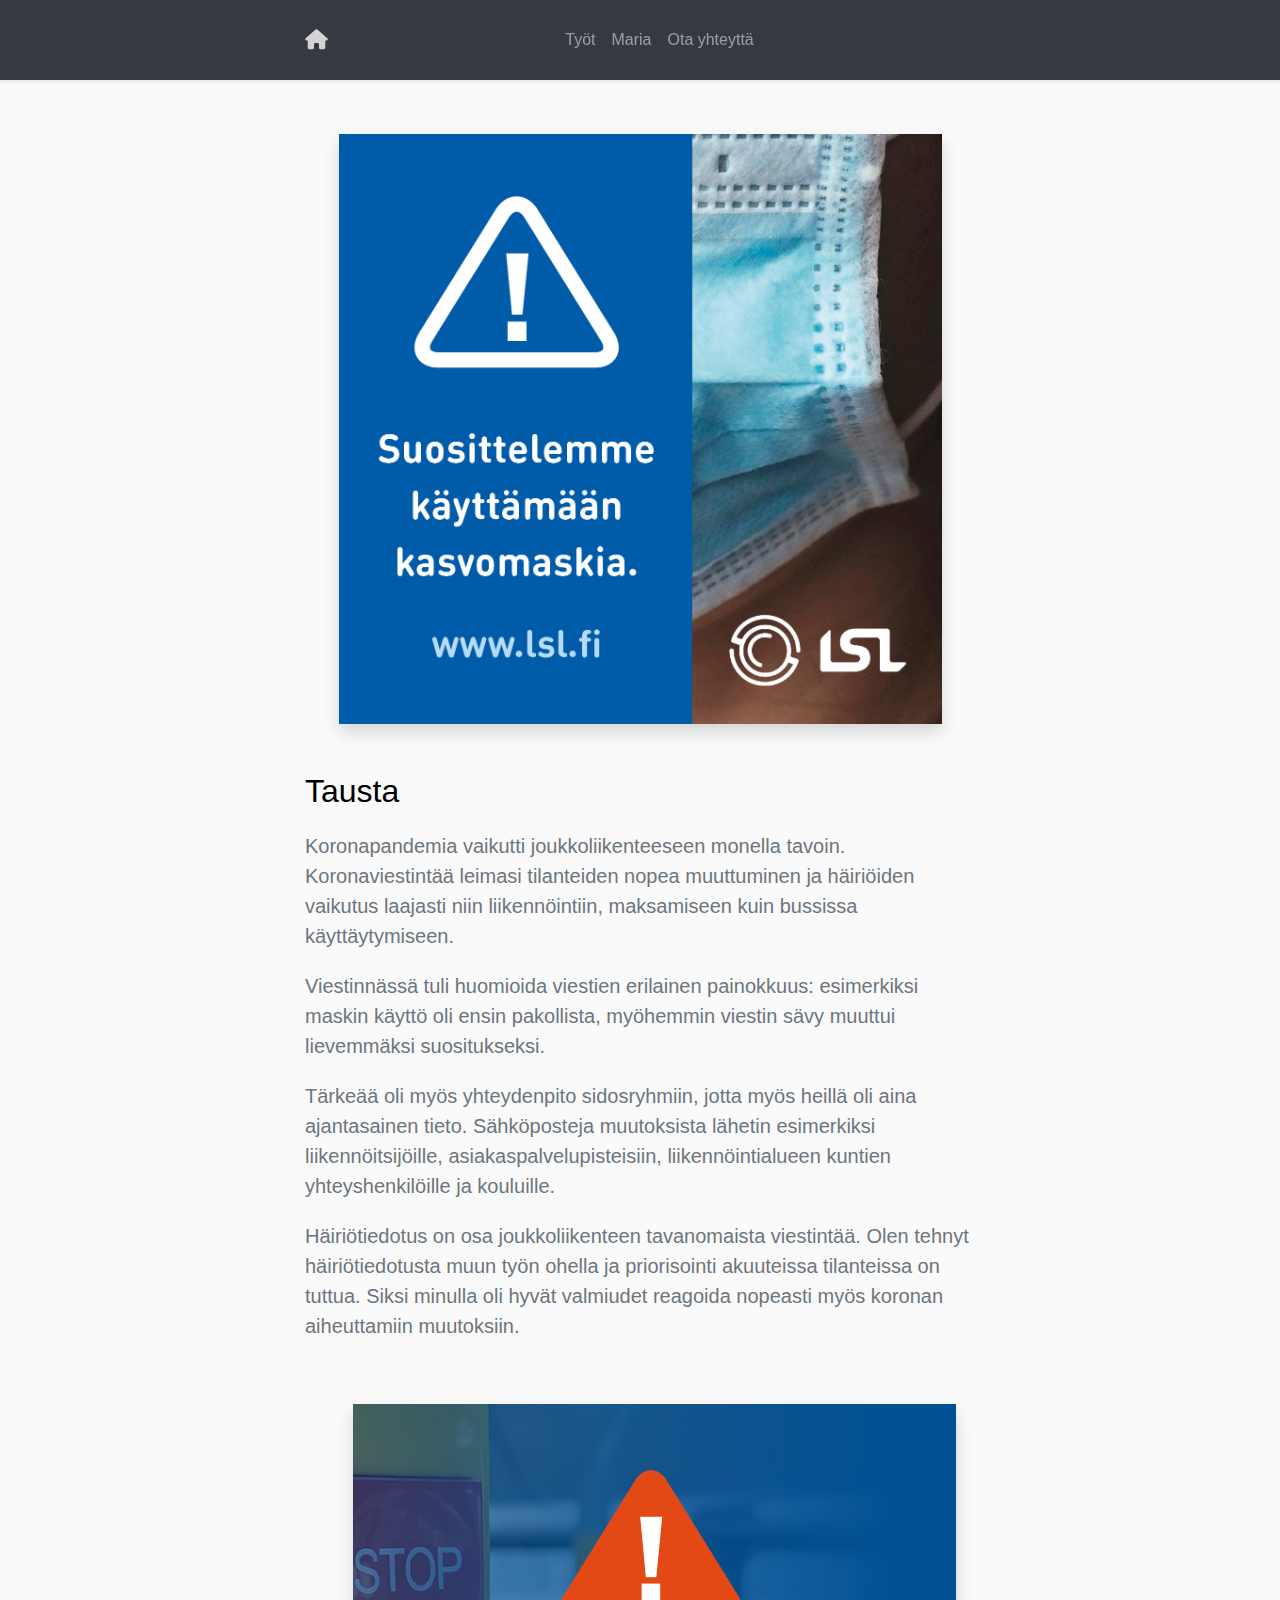
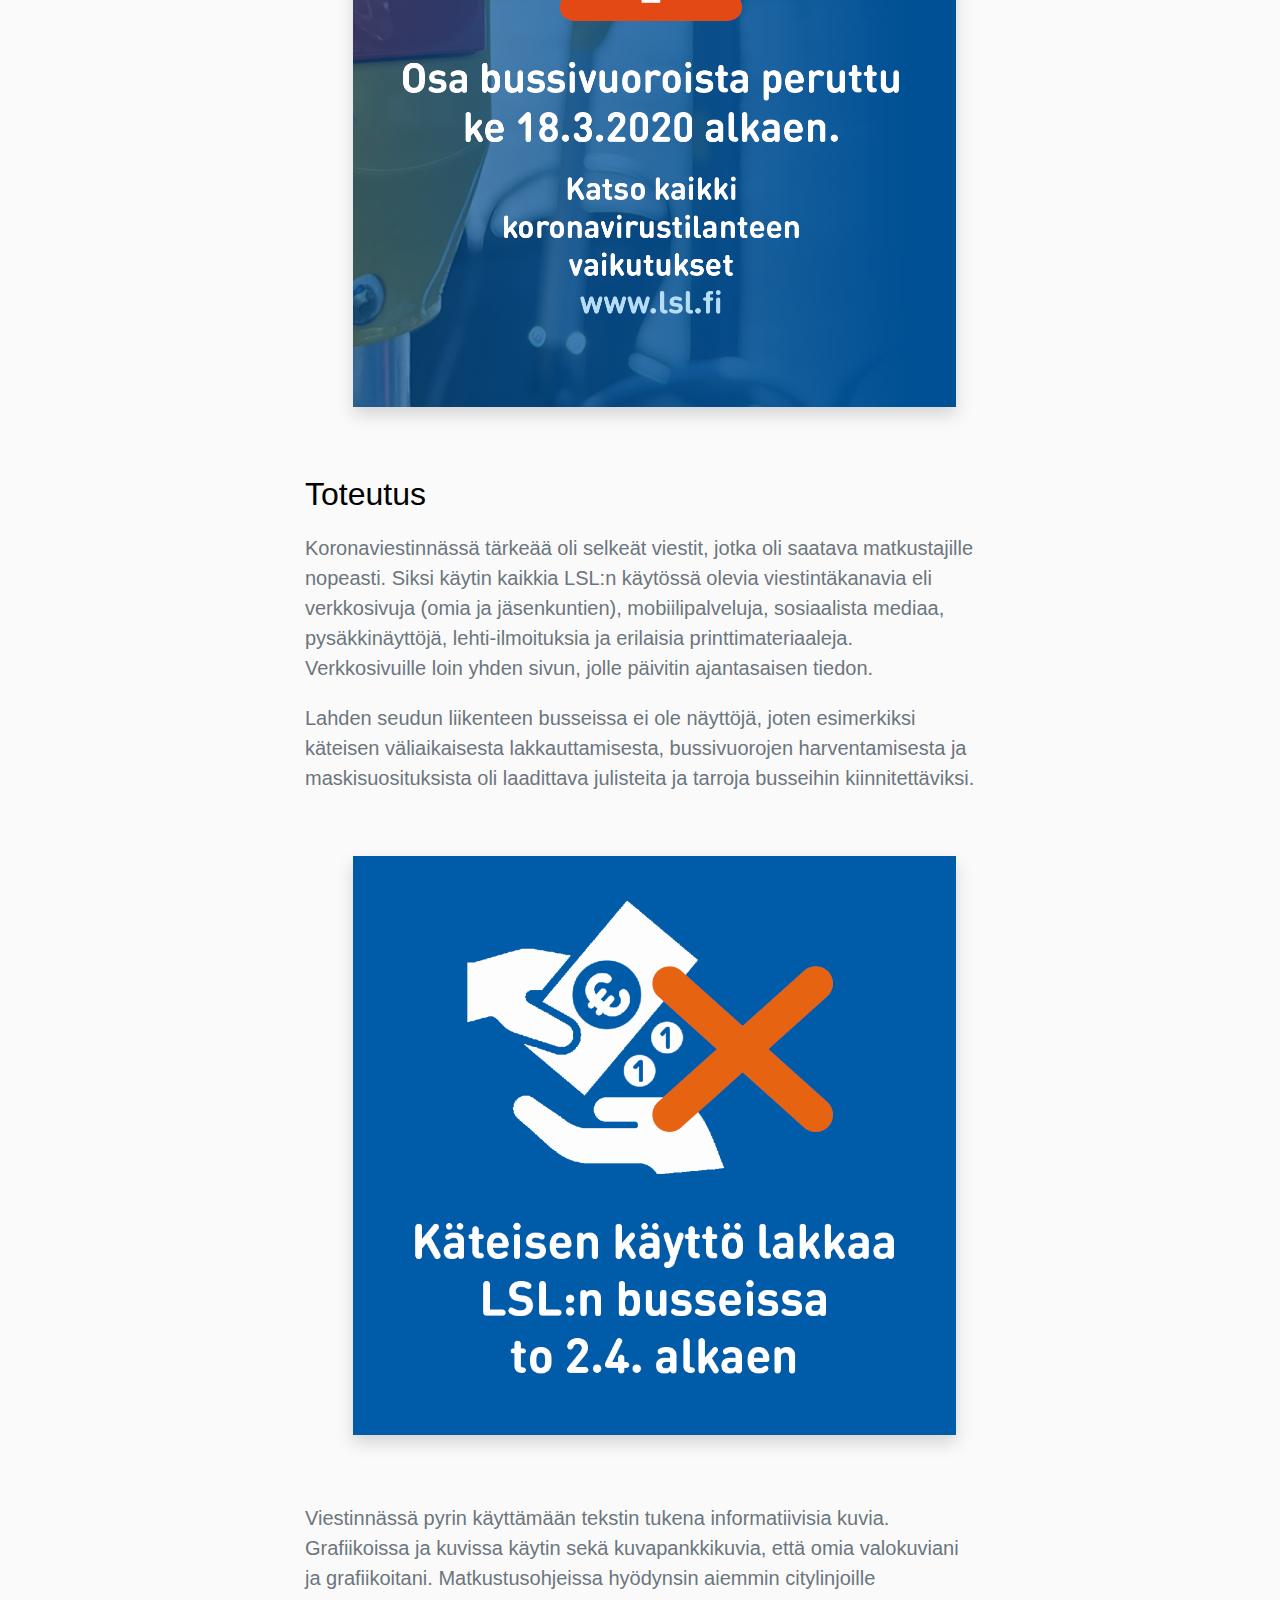
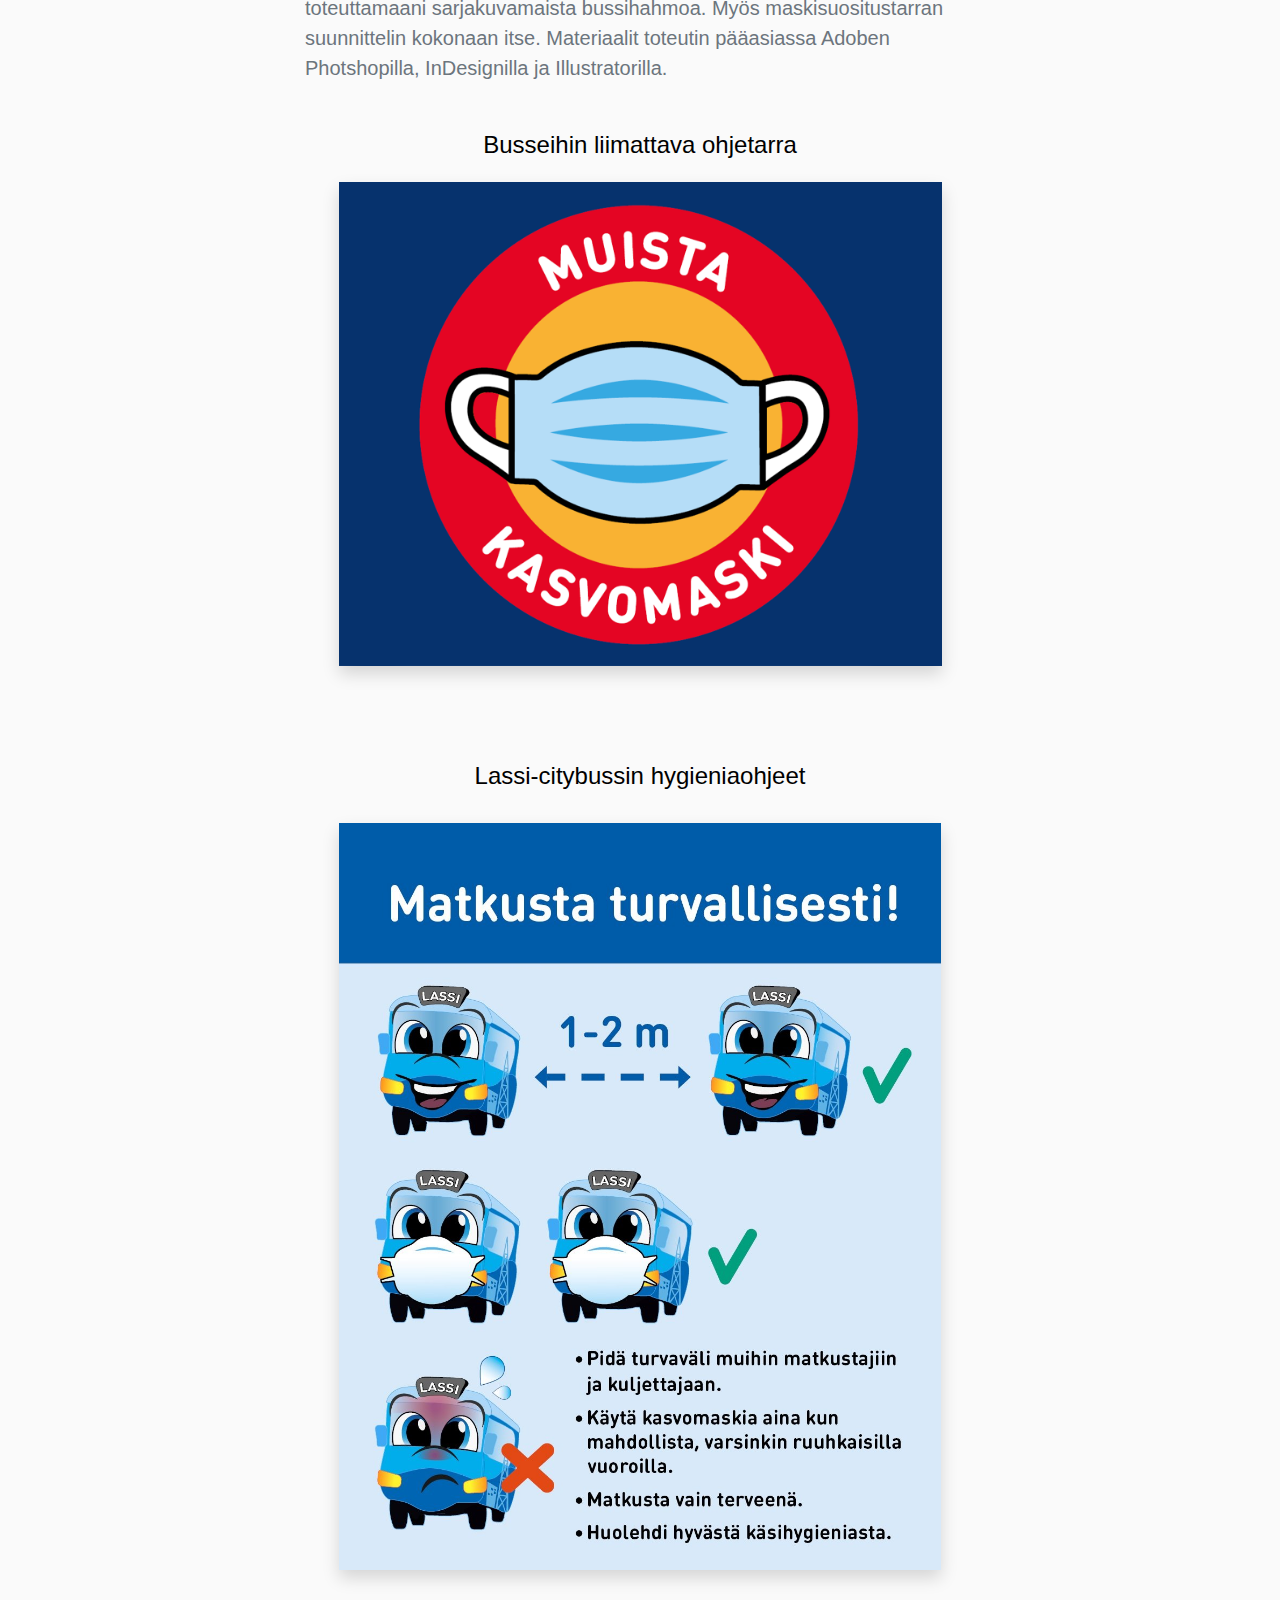
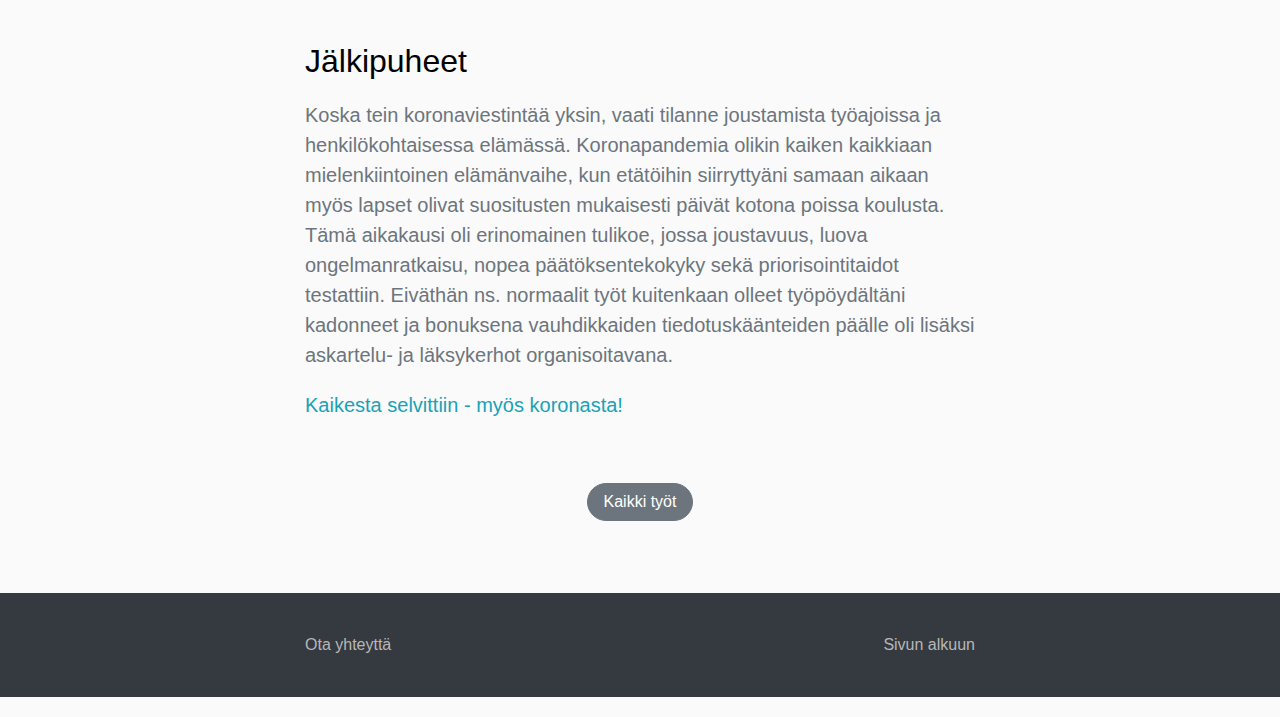
<file: tyot/tyot-koronaviestinta.html>
<!DOCTYPE html>
<html lang="fi">
  <head>
    <meta charset="utf-8" />
    <meta
      name="viewport"
      content="width=device-width, initial-scale=1.0, shrink-to-fit=no"
    />
    <meta
      name="description"
      content="Maria Niemen portfolio ja koronaviestinta"
    />
    <meta
      name="keywords"
      content="portfolio, graafinen suunnittelu, viestinta, tiedotus, visuaalinen ilme"
    />
    <title>Maria Niemi portfolio</title>

    <!-- Bootstrap CSS -->
    <link
      href="https://stackpath.bootstrapcdn.com/bootstrap/4.5.2/css/bootstrap.min.css"
      rel="stylesheet"
    />
    <!-- Font Awesome -->
    <link
      href="https://cdnjs.cloudflare.com/ajax/libs/font-awesome/4.7.0/css/font-awesome.min.css"
      rel="stylesheet"
    />

    <link
    href="https://cdnjs.cloudflare.com/ajax/libs/font-awesome/6.4.0/css/all.min.css"
    rel="stylesheet"
  />
    <!-- Oma CSS-tiedosto -->
    <link rel="stylesheet" href="../css/styles.css" />


  </head>

  <body>
    <nav class="navbar navbar-expand-lg navbar-dark bg-dark fixed-top">
      <div class="container">
        <a class="navbar-brand" href="index.html">
          <i class="fas fa-home"></i>
        </a>
        <button
          class="navbar-toggler"
          type="button"
          data-toggle="collapse"
          data-target="#navbarNav"
          aria-controls="navbarNav"
          aria-expanded="false"
          aria-label="Toggle navigation"
        >
          <span class="navbar-toggler-icon"></span>
        </button>

        <div class="collapse navbar-collapse" id="navbarNav">
          <ul class="navbar-nav ml-auto">
            <li class="nav-item">
              <a class="nav-link" href="../tyot.html">Työt</a>
            </li>
            <li class="nav-item">
              <a class="nav-link" href="../maria.html">Maria</a>
            </li>
            <li class="nav-item">
              <a class="nav-link" href="../ota-yhteytta.html">Ota yhteyttä</a>
            </li>
          </ul>
        </div>
      </div>
    </nav>
      <body class="hero-section text-center">
        <div class="container">
          <h1>Koronaviestintä</h1>

          <div class="d-flex justify-content-start justify-content-md-center">
            <img src="../images/Korona/Kasvomaski+pysäkkinäyttö.png" class="img-fluid m-5 shadow" alt="Kasvomaski ja varoituskolmio">
          </div>

          <h2>Tausta</h2>
          <p class="lead text-muted">
            Koronapandemia vaikutti joukkoliikenteeseen monella tavoin. Koronaviestintää leimasi tilanteiden nopea muuttuminen ja häiriöiden vaikutus laajasti niin liikennöintiin, maksamiseen kuin bussissa käyttäytymiseen.
            <p class="lead text-muted">
              Viestinnässä tuli huomioida viestien erilainen painokkuus: esimerkiksi maskin käyttö oli ensin pakollista, myöhemmin viestin sävy muuttui lievemmäksi suositukseksi.
            </p>
            <p class="lead text-muted">
              Tärkeää oli myös yhteydenpito sidosryhmiin, jotta myös heillä oli aina ajantasainen tieto. Sähköposteja muutoksista lähetin esimerkiksi liikennöitsijöille, asiakaspalvelupisteisiin, liikennöintialueen kuntien yhteyshenkilöille ja kouluille.
            </p>
          </p>
            <p class="lead text-muted">
            Häiriötiedotus on osa joukkoliikenteen tavanomaista viestintää. Olen tehnyt häiriötiedotusta muun työn ohella ja priorisointi akuuteissa tilanteissa on tuttua. Siksi minulla oli hyvät valmiudet reagoida nopeasti myös koronan aiheuttamiin muutoksiin.
            <div class="d-flex flex-column flex-md-row justify-content-between">
              <img src="../images/Korona/korona+banneri+1603.png" class="img-fluid m-5 shadow" alt="Stop-painike ja teksti bussivuorot peruttu">
            </div>
          </p>
          <h2>Toteutus</h2>
          <p class="lead text-muted">
            Koronaviestinnässä tärkeää oli selkeät viestit, jotka oli saatava matkustajille nopeasti. Siksi käytin kaikkia LSL:n käytössä olevia viestintäkanavia eli verkkosivuja (omia ja jäsenkuntien), mobiilipalveluja, sosiaalista mediaa, pysäkkinäyttöjä, lehti-ilmoituksia ja erilaisia printtimateriaaleja. Verkkosivuille loin yhden sivun, jolle päivitin ajantasaisen tiedon.</p>
          <p class="lead text-muted">
            Lahden seudun liikenteen busseissa ei ole näyttöjä, joten esimerkiksi käteisen väliaikaisesta lakkauttamisesta, bussivuorojen harventamisesta ja maskisuosituksista oli laadittava julisteita ja tarroja busseihin kiinnitettäviksi.</p>
            <div class="d-flex flex-column flex-md-row justify-content-between">
              <img src="../images/Korona/LSL+käteisen+käyttö+päättyy+pyskät+2.4..png" class="img-fluid m-5 shadow" alt="Käteisen käyttö lakkaa">
            </div>
          <p class="lead text-muted">
            Viestinnässä pyrin käyttämään tekstin tukena informatiivisia kuvia. Grafiikoissa ja kuvissa käytin sekä kuvapankkikuvia, että omia valokuviani ja grafiikoitani. Matkustusohjeissa hyödynsin aiemmin citylinjoille toteuttamaani sarjakuvamaista bussihahmoa. Myös maskisuositustarran suunnittelin kokonaan itse. Materiaalit toteutin pääasiassa Adoben Photshopilla, InDesignilla ja Illustratorilla.
          </p>
          <h4 class="mt-5">Busseihin liimattava ohjetarra</h4>
          <div class="d-flex justify-content-start justify-content-md-center">
            <img src="../images/Korona/koronatiedotus.png" class="img-fluid mb-5 shadow" alt="Kasvomaski grafiikka">
          </div>
          <h4 class="mt-5">Lassi-citybussin hygieniaohjeet</h4>

          <!-- Thumbnail image -->
          <img 
              src="../images/Korona/Hygieniaohjeet.jpg" 
              class="img-fluid m-4 shadow" 
              alt="Kuva kaaviosta" 
              data-toggle="modal" 
              data-target="#imageModal2"
              style="cursor: pointer;"
          >
          
          <!-- Modal -->
          <div class="modal fade" id="imageModal2" tabindex="-1" role="dialog" aria-labelledby="imageModalLabel" aria-hidden="true">
            <div class="modal-dialog modal-dialog-centered modal-lg" role="document">
              <div class="modal-content">
                <div class="modal-body text-center">
                  <img 
                      src="../images/Korona/Hygieniaohjeet.jpg" 
                      class="img-fluid" 
                      alt="Suurempi kuva kaaviosta">
                </div>
              </div>
            </div>
          </div>
            <h2 class="mt-5">Jälkipuheet</h2>
            <p class="lead text-muted">
              Koska tein koronaviestintää yksin, vaati tilanne joustamista työajoissa ja henkilökohtaisessa elämässä. Koronapandemia olikin kaiken kaikkiaan mielenkiintoinen elämänvaihe, kun etätöihin siirryttyäni samaan aikaan myös lapset olivat suositusten mukaisesti päivät kotona poissa koulusta. Tämä aikakausi oli erinomainen tulikoe, jossa joustavuus, luova ongelmanratkaisu, nopea päätöksentekokyky sekä priorisointitaidot testattiin. Eiväthän ns. normaalit työt kuitenkaan olleet työpöydältäni kadonneet ja bonuksena vauhdikkaiden tiedotuskäänteiden päälle oli lisäksi askartelu- ja läksykerhot organisoitavana.</p>
              <p class="lead text-info fw-bold">
                Kaikesta selvittiin - myös koronasta!
              </p>



      
        <div><a type="button" class="btn btn-secondary rounded-pill px-3 m-5" href="../tyot.html">Kaikki työt</a></div>
        <br>
      </div>
      </div>

    </main>

    <footer class="text-muted">
      <div class="container">
        <p class="float-right"><a href="#">Sivun alkuun</a></p>
        <p><a href="../ota-yhteytta.html">Ota yhteyttä</a></p>
      </div>
    </footer>
    <script src="https://cdnjs.cloudflare.com/ajax/libs/jquery/3.4.1/jquery.min.js"></script>
    <script src="https://cdnjs.cloudflare.com/ajax/libs/twitter-bootstrap/4.3.1/js/bootstrap.bundle.min.js"></script>
    <!-- Bootstrap ja jQuery, tarvitaan Carouselin toimimiseen -->
    <script src="https://code.jquery.com/jquery-3.5.1.slim.min.js"></script>
    <script src="https://stackpath.bootstrapcdn.com/bootstrap/4.5.2/js/bootstrap.bundle.min.js"></script>

    <!-- Bootstrap ja jQuery -->
  </body>
</html>
</file>
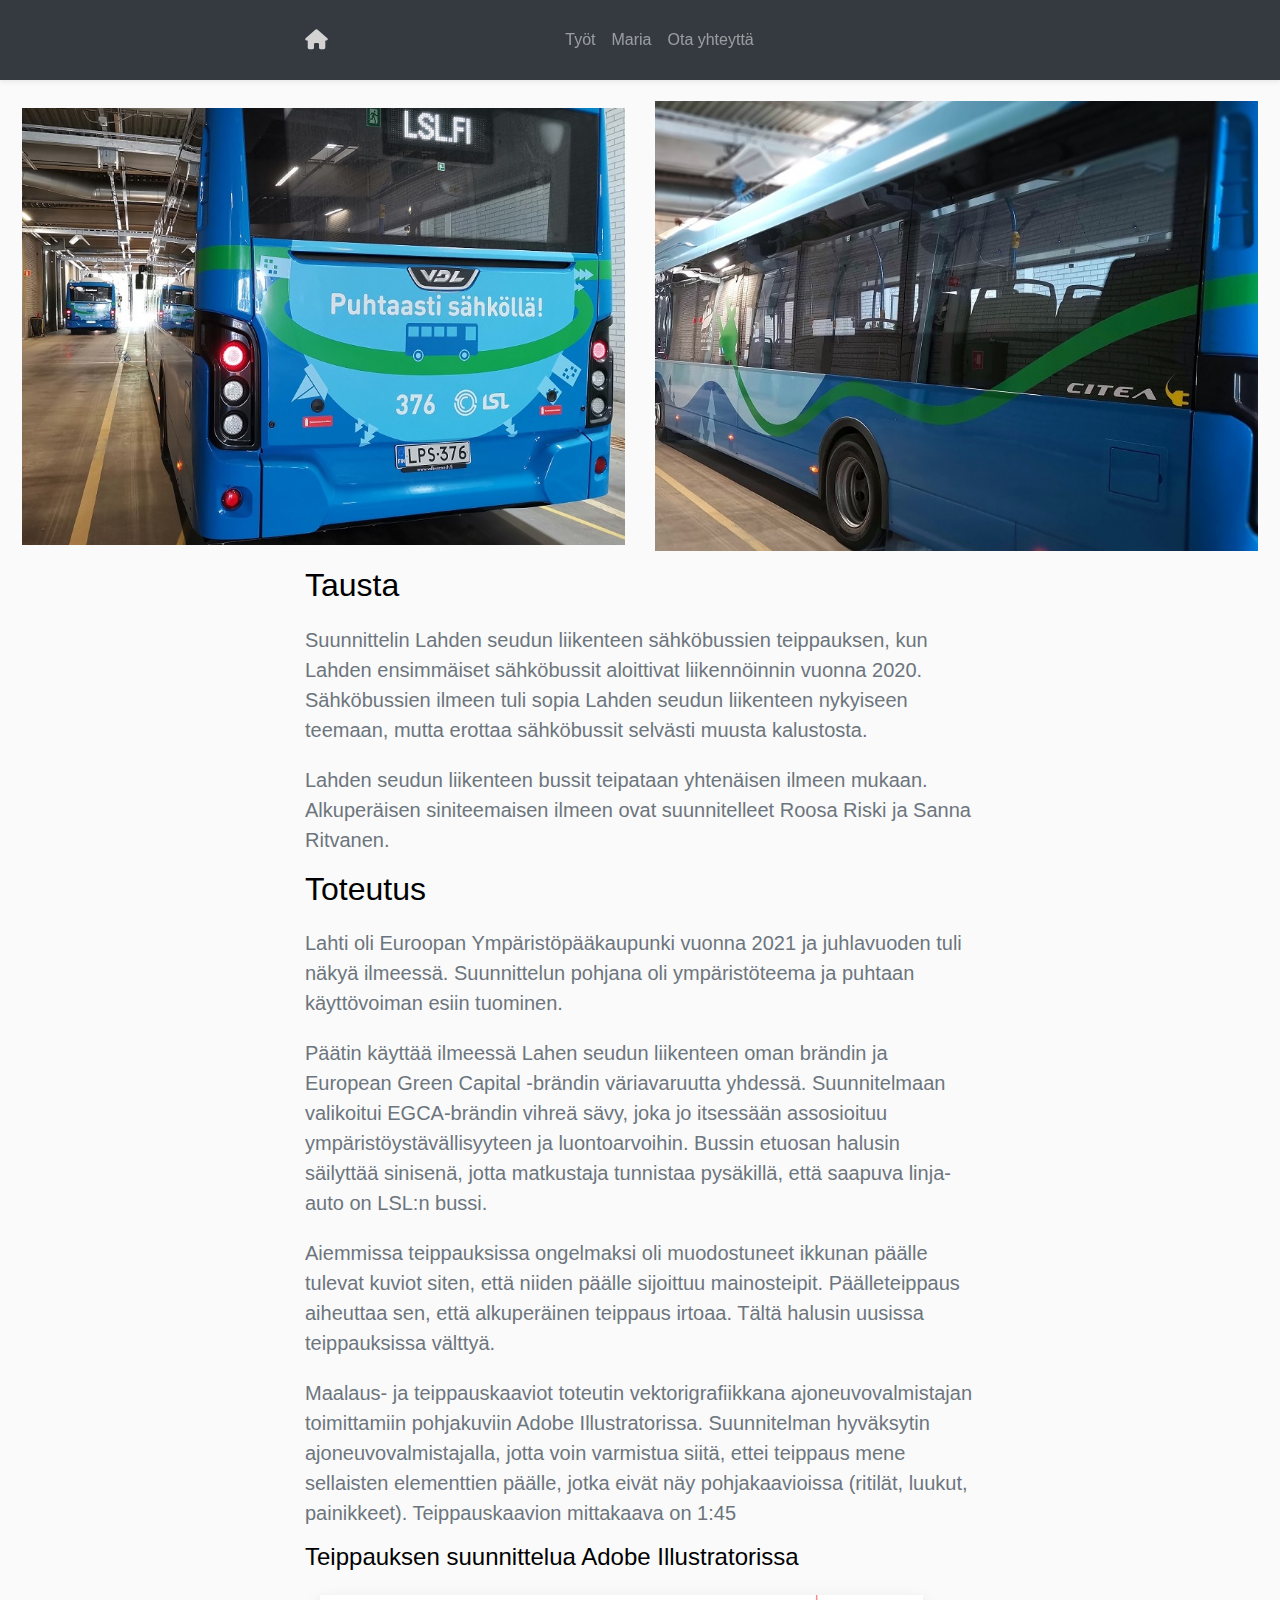
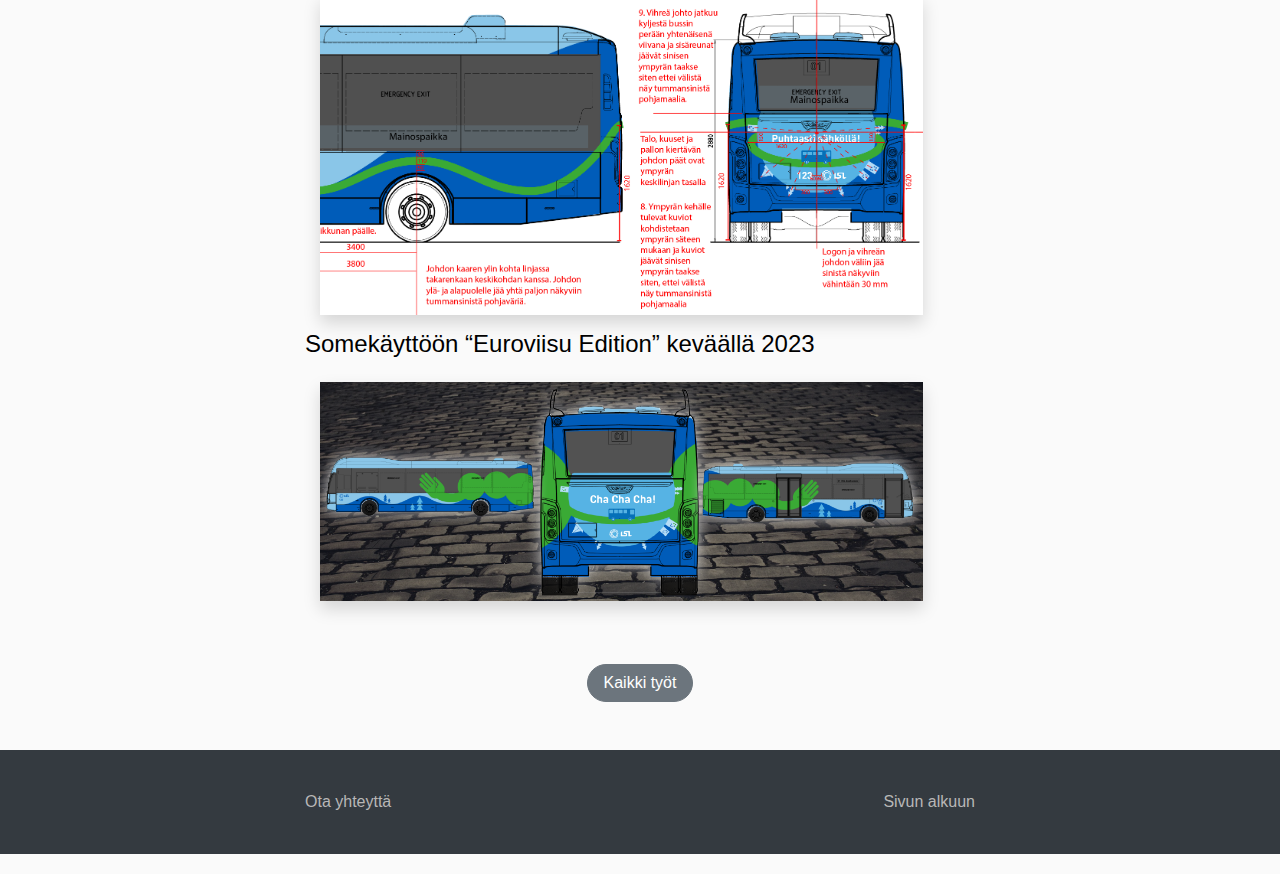
<file: tyot/tyot-linja-auton-ilme.html>
<!DOCTYPE html>
<html lang="fi">
  <head>
    <meta charset="utf-8" />
    <meta
      name="viewport"
      content="width=device-width, initial-scale=1.0, shrink-to-fit=no"
    />
    <meta
      name="description"
      content="Maria Niemen portfolio ja linja-auton visuaalinen ilme"
    />
    <meta
      name="keywords"
      content="portfolio, graafinen suunnittelu, auton teippaus, visuaalinen ilme"
    />
    <title>Maria Niemi portfolio</title>

    <!-- Bootstrap CSS -->
    <link
      href="https://stackpath.bootstrapcdn.com/bootstrap/4.5.2/css/bootstrap.min.css"
      rel="stylesheet"
    />
    <!-- Font Awesome -->
    <link
      href="https://cdnjs.cloudflare.com/ajax/libs/font-awesome/4.7.0/css/font-awesome.min.css"
      rel="stylesheet"
    />

    <link
    href="https://cdnjs.cloudflare.com/ajax/libs/font-awesome/6.4.0/css/all.min.css"
    rel="stylesheet"
  />
    <!-- Oma CSS-tiedosto -->
    <link rel="stylesheet" href="../css/styles.css" />


  </head>

  <body>
    <nav class="navbar navbar-expand-lg navbar-dark bg-dark fixed-top">
      <div class="container">
        <a class="navbar-brand" href="index.html">
          <i class="fas fa-home"></i>
        </a>
        <button
          class="navbar-toggler"
          type="button"
          data-toggle="collapse"
          data-target="#navbarNav"
          aria-controls="navbarNav"
          aria-expanded="false"
          aria-label="Toggle navigation"
        >
          <span class="navbar-toggler-icon"></span>
        </button>

        <div class="collapse navbar-collapse" id="navbarNav">
          <ul class="navbar-nav ml-auto">
            <li class="nav-item">
              <a class="nav-link" href="../tyot.html">Työt</a>
            </li>
            <li class="nav-item">
              <a class="nav-link" href="../maria.html">Maria</a>
            </li>
            <li class="nav-item">
              <a class="nav-link" href="../ota-yhteytta.html">Ota yhteyttä</a>
            </li>
          </ul>
        </div>
      </div>
    </nav>
      <body class="hero-section">
        <div class="container">
          <h1>Linja-auton teippausten suunnittelu</h1>

            <div class="d-flex flex-column flex-lg-row justify-content-center align-items-center gap-2">
              <img src="../images/autoteipit/Autoteippaus_sahkobussi_niemi maria.jpg" class="img-fluid" alt="Valmiit teippaukset busseissa">
              <img src="../images/autoteipit/busseja varikolla niemi maria.jpg" class="img-fluid" alt="Sähköbusseja varikolla">
            </div>

          <h2>Tausta</h2>
          <p class="lead text-muted">
            Suunnittelin Lahden seudun liikenteen sähköbussien teippauksen, kun Lahden ensimmäiset sähköbussit aloittivat liikennöinnin vuonna 2020. Sähköbussien ilmeen tuli sopia Lahden seudun liikenteen nykyiseen teemaan, mutta erottaa sähköbussit selvästi muusta kalustosta.
          </p>
            <p class="lead text-muted">
            Lahden seudun liikenteen bussit teipataan yhtenäisen ilmeen mukaan. Alkuperäisen siniteemaisen ilmeen ovat suunnitelleet Roosa Riski ja Sanna Ritvanen. 
          </p>
          <h2>Toteutus</h2>
          <p class="lead text-muted">
            Lahti oli Euroopan Ympäristöpääkaupunki vuonna 2021 ja juhlavuoden tuli näkyä ilmeessä. Suunnittelun pohjana oli ympäristöteema ja puhtaan käyttövoiman esiin tuominen. </p>
          <p class="lead text-muted">
            Päätin käyttää ilmeessä Lahen seudun liikenteen oman brändin ja European Green Capital -brändin väriavaruutta yhdessä. Suunnitelmaan valikoitui EGCA-brändin vihreä sävy, joka jo itsessään assosioituu ympäristöystävällisyyteen ja luontoarvoihin. Bussin etuosan halusin säilyttää sinisenä, jotta matkustaja tunnistaa pysäkillä, että saapuva linja-auto on LSL:n bussi.</p>
          <p class="lead text-muted">
            Aiemmissa teippauksissa ongelmaksi oli muodostuneet ikkunan päälle tulevat kuviot siten, että niiden päälle sijoittuu mainosteipit. Päälleteippaus aiheuttaa sen, että alkuperäinen teippaus irtoaa. Tältä halusin uusissa teippauksissa välttyä.
          </p>
          <p class="lead text-muted">
            Maalaus- ja teippauskaaviot toteutin vektorigrafiikkana ajoneuvovalmistajan toimittamiin pohjakuviin Adobe Illustratorissa. Suunnitelman hyväksytin ajoneuvovalmistajalla, jotta voin varmistua siitä, ettei teippaus mene sellaisten elementtien päälle, jotka eivät näy pohjakaavioissa (ritilät, luukut, painikkeet). Teippauskaavion mittakaava on 1:45
          </p>
           <h4>Teippauksen suunnittelua Adobe Illustratorissa</h4>

<!-- Thumbnail image -->
<div class="d-flex justify-content-left">
  <img 
      src="../images/autoteipit/Sähköbussiteippaus.png" 
      class="img-fluid shadow" 
      alt="Kuva kaaviosta" 
      data-toggle="modal" 
      data-target="#imageModal2"
      style="cursor: pointer;"
  >
</div>

<!-- Modal -->
<div class="modal fade" id="imageModal2" tabindex="-1" role="dialog" aria-labelledby="imageModalLabel" aria-hidden="true">
  <div class="modal-dialog modal-dialog-centered modal-lg" role="document">
    <div class="modal-content">
      <div class="modal-body text-left">
        <img 
            src="../images/autoteipit/Sähköbussiteippaus.png" 
            class="img-fluid" 
            alt="Suurempi kuva kaaviosta">
      </div>
    </div>
  </div>
</div>
<h4>Somekäyttöön “Euroviisu Edition” keväällä 2023</h4>
  <div class="d-flex justify-content-left">
    <img 
        src="../images/autoteipit/Bussiteippaus_Euroviisut2023.png" 
        class="img-fluid shadow" 
        alt="Kuva kaaviosta" 
        data-toggle="modal" 
        data-target="#imageModal"
        style="cursor: pointer;"
    >
  </div>
<!-- Modal -->
<div class="modal fade" id="imageModal" tabindex="-1" role="dialog" aria-labelledby="imageModalLabel" aria-hidden="true">
  <div class="modal-dialog modal-dialog-centered modal-lg" role="document">
    <div class="modal-content">
      <div class="modal-body text-left">
        <img 
            src="../images/autoteipit/Bussiteippaus_Euroviisut2023.png" 
            class="img-fluid" 
            alt="Suurempi kuva cha cha cha teippauksesta">
      </div>
    </div>
  </div>
</div>
<div class="d-flex gap-2 justify-content-start justify-content-md-center py-5 pb-5">
  <a href="../tyot.html" class="btn btn-secondary rounded-pill px-3">
    Kaikki työt
  </a>
      </div>
    </div>
    </main>

    <footer class="text-muted">
      <div class="container">
        <p class="float-right"><a href="#">Sivun alkuun</a></p>
        <p><a href="../ota-yhteytta.html">Ota yhteyttä</a></p>
      </div>
    </footer>
    <script src="https://cdnjs.cloudflare.com/ajax/libs/jquery/3.4.1/jquery.min.js"></script>
    <script src="https://cdnjs.cloudflare.com/ajax/libs/twitter-bootstrap/4.3.1/js/bootstrap.bundle.min.js"></script>

  </body>
</html>
</file>
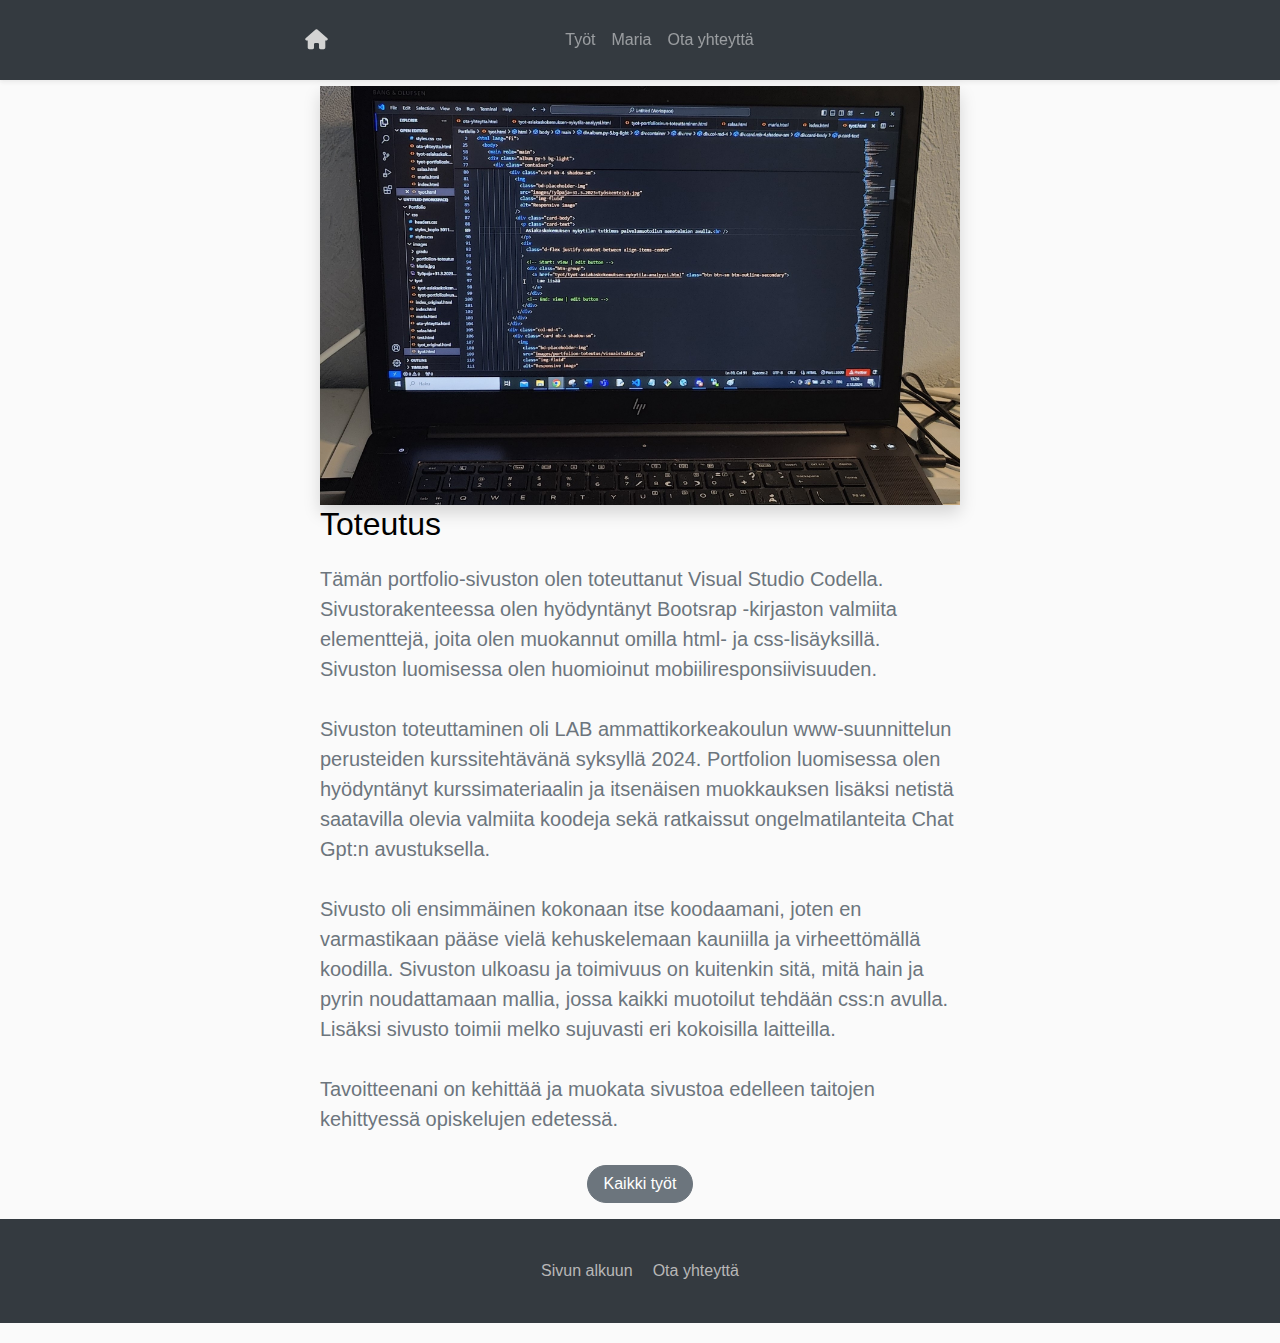
<file: tyot/tyot-portfoliosivun-toteuttaminen.html>
<!DOCTYPE html>
<html lang="fi">
  <head>
    <meta charset="utf-8" />
    <meta
      name="viewport"
      content="width=device-width, initial-scale=1.0, shrink-to-fit=no"
    />
    <title>Maria Niemi portfolio</title>
    <link
      rel="stylesheet"
      href="https://cdnjs.cloudflare.com/ajax/libs/twitter-bootstrap/4.3.1/css/bootstrap.min.css"
    />
    <link
      rel="stylesheet"
      href="https://cdnjs.cloudflare.com/ajax/libs/font-awesome/4.7.0/css/font-awesome.min.css"
    />
    <link
    href="https://cdnjs.cloudflare.com/ajax/libs/font-awesome/6.4.0/css/all.min.css"
    rel="stylesheet"
  />
    <!-- Oma CSS-tiedosto -->
    <link rel="stylesheet" href="../css/styles.css" />
    <link
      href="https://cdnjs.cloudflare.com/ajax/libs/font-awesome/6.4.0/css/all.min.css"
      rel="stylesheet"
    />
  </head>
  <body>
    <nav class="navbar navbar-expand-lg navbar-dark bg-dark fixed-top">
      <div class="container">
        <a class="navbar-brand" href="index.html">
          <i class="fas fa-home"></i>
        </a>
        <button
          class="navbar-toggler"
          type="button"
          data-toggle="collapse"
          data-target="#navbarNav"
          aria-controls="navbarNav"
          aria-expanded="false"
          aria-label="Toggle navigation"
        >
          <span class="navbar-toggler-icon"></span>
        </button>

        <div class="collapse navbar-collapse" id="navbarNav">
          <ul class="navbar-nav ml-auto">
            <li class="nav-item">
              <a class="nav-link" href="../tyot.html">Työt</a>
            </li>
            <li class="nav-item">
              <a class="nav-link" href="../maria.html">Maria</a>
            </li>
            <li class="nav-item">
              <a class="nav-link" href="../ota-yhteytta.html">Ota yhteyttä</a>
            </li>
          </ul>
        </div>
      </div>
    </nav>

    <main role="main">
      <body class="hero-section text-center">
        <div class="container">
          <h1>Portfolio-sivun toteuttaminen</h1>
          <body class="hero-section text-center">
            <div class="container">
              <img src="../images/portfolion-toteutus/näyttö.jpg" class="img-fluid-content shadow" alt="Tietokoneen näyttö">
              <h2>Toteutus</h2>
              <p class="lead text-muted">
Tämän portfolio-sivuston olen toteuttanut Visual Studio Codella. Sivustorakenteessa olen hyödyntänyt Bootsrap -kirjaston valmiita elementtejä, joita olen muokannut omilla html- ja css-lisäyksillä. Sivuston luomisessa olen huomioinut mobiiliresponsiivisuuden.
<br><br>Sivuston toteuttaminen oli LAB ammattikorkeakoulun www-suunnittelun perusteiden kurssitehtävänä syksyllä 2024. Portfolion luomisessa olen hyödyntänyt kurssimateriaalin ja itsenäisen muokkauksen lisäksi netistä saatavilla olevia valmiita koodeja sekä ratkaissut ongelmatilanteita Chat Gpt:n avustuksella.
<br><br>
Sivusto oli ensimmäinen kokonaan itse koodaamani, joten en varmastikaan pääse vielä kehuskelemaan kauniilla ja virheettömällä koodilla. Sivuston ulkoasu ja toimivuus on kuitenkin sitä, mitä hain ja pyrin noudattamaan mallia, jossa kaikki muotoilut tehdään css:n avulla. Lisäksi sivusto toimii melko sujuvasti eri kokoisilla laitteilla.
<br><br>
Tavoitteenani on kehittää ja muokata sivustoa edelleen taitojen kehittyessä opiskelujen edetessä.
         <div class="d-flex gap-2 justify-content-center py-3">

<div><a type="button" class="btn btn-secondary rounded-pill px-3" href="../tyot.html">Kaikki työt</a></div>
         </div>
      </header>
    </main>
    <footer class="text-muted">
      <div class="container-footer">
        <p><a href="#">Sivun alkuun</a></p>
        <p><a href="../ota-yhteytta.html">Ota yhteyttä</a></p>
      </div>
    </footer>

    <script src="https://cdnjs.cloudflare.com/ajax/libs/jquery/3.4.1/jquery.min.js"></script>
    <script src="https://cdnjs.cloudflare.com/ajax/libs/twitter-bootstrap/4.3.1/js/bootstrap.bundle.min.js"></script>
  </body>
</html>
</file>
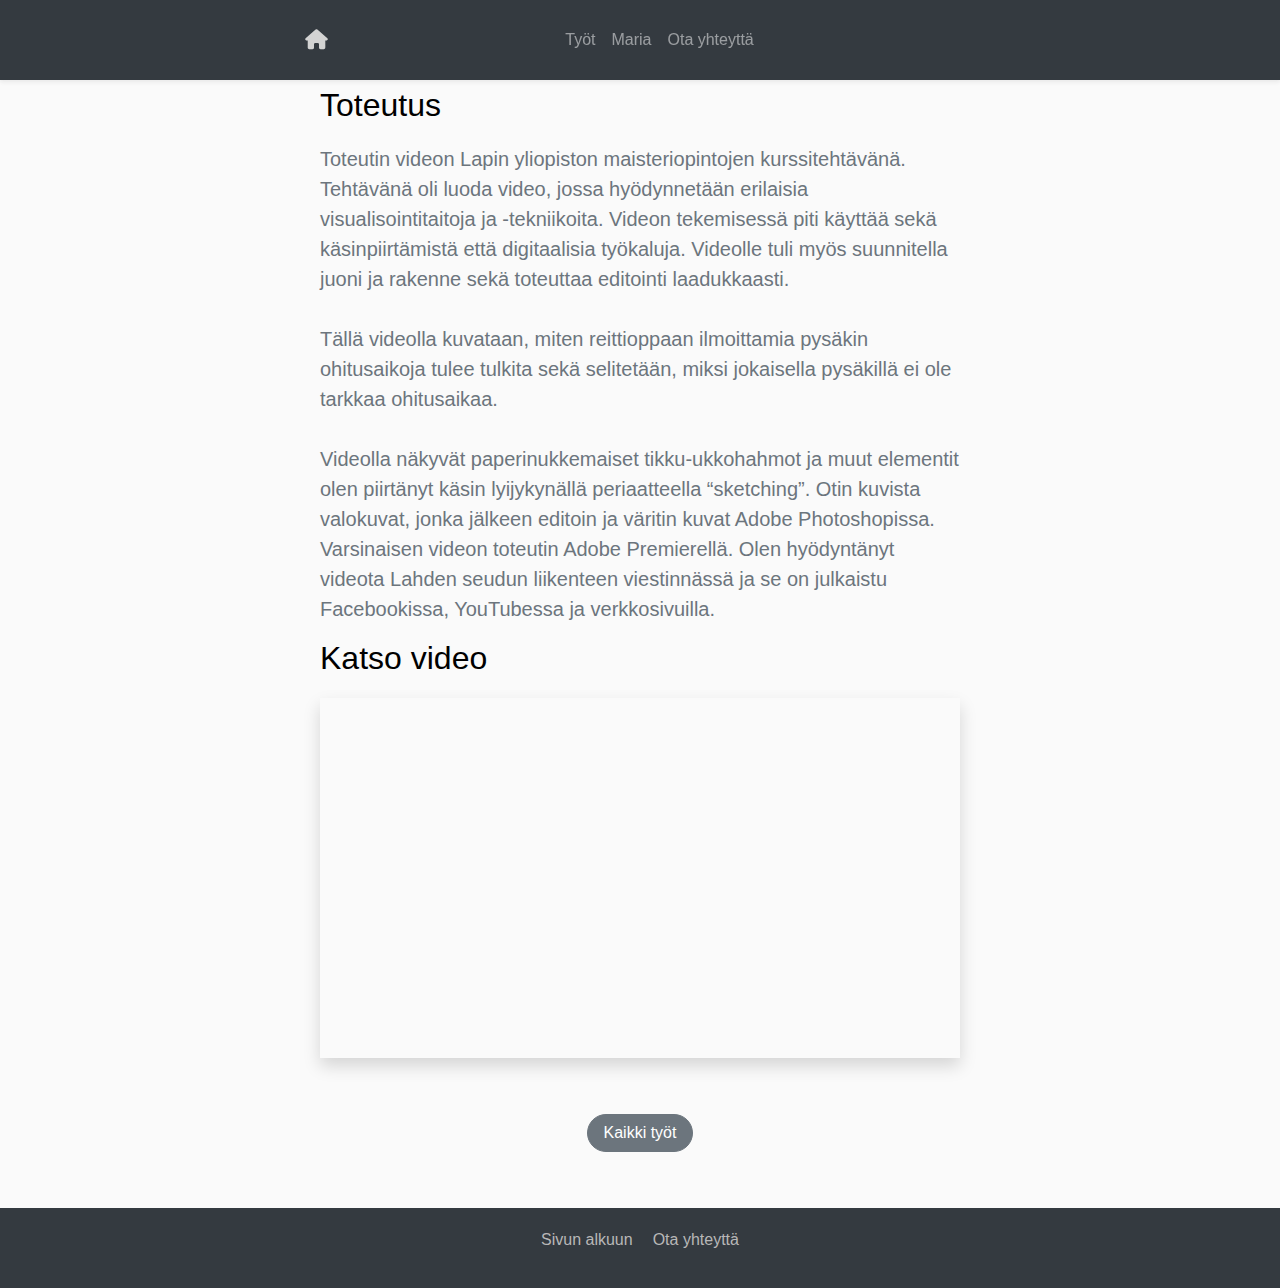
<file: tyot/tyot-visualisointiprojekti-animaatio.html>
<!DOCTYPE html>
<html lang="fi">
  <head>
    <meta charset="utf-8" />
    <meta
      name="viewport"
      content="width=device-width, initial-scale=1.0, shrink-to-fit=no"
    />
    <title>Maria Niemi portfolio</title>
    <link
      rel="stylesheet"
      href="https://cdnjs.cloudflare.com/ajax/libs/twitter-bootstrap/4.3.1/css/bootstrap.min.css"
    />
    <link
      rel="stylesheet"
      href="https://cdnjs.cloudflare.com/ajax/libs/font-awesome/4.7.0/css/font-awesome.min.css"
    />
    <link
    href="https://cdnjs.cloudflare.com/ajax/libs/font-awesome/6.4.0/css/all.min.css"
    rel="stylesheet"
  />
  <link rel="stylesheet" href="https://cdn.jsdelivr.net/npm/bootstrap@4.5.3/dist/css/bootstrap.min.css" integrity="sha384-TX8t27EcRE3e/ihU7zmQxVncDAy5uIKz4rEkgIXeMed4M0jlfIDPvg6uqKI2xXr2" crossorigin="anonymous">
    <!-- Oma CSS-tiedosto -->
    <link rel="stylesheet" href="../css/styles.css" />
    <link
      href="https://cdnjs.cloudflare.com/ajax/libs/font-awesome/6.4.0/css/all.min.css"
      rel="stylesheet"
    />
  </head>
  <body>
    <nav class="navbar navbar-expand-lg navbar-dark bg-dark fixed-top">
      <div class="container">
        <a class="navbar-brand" href="index.html">
          <i class="fas fa-home"></i>
        </a>
        <button
          class="navbar-toggler"
          type="button"
          data-toggle="collapse"
          data-target="#navbarNav"
          aria-controls="navbarNav"
          aria-expanded="false"
          aria-label="Toggle navigation"
        >
          <span class="navbar-toggler-icon"></span>
        </button>

        <div class="collapse navbar-collapse" id="navbarNav">
          <ul class="navbar-nav ml-auto">
            <li class="nav-item">
              <a class="nav-link" href="../tyot.html">Työt</a>
            </li>
            <li class="nav-item">
              <a class="nav-link" href="../maria.html">Maria</a>
            </li>
            <li class="nav-item">
              <a class="nav-link" href="../ota-yhteytta.html">Ota yhteyttä</a>
            </li>
          </ul>
        </div>
      </div>
    </nav>

    <main role="main">
      <header class="hero-section text-center">
        <div class="container">
          <h1>Animaatiovideo reittioppaasta</h1>
          <header class="hero-section text-center">
            <div class="container">
              <h2>Toteutus</h2>
              <p class="lead text-muted">
                Toteutin videon Lapin yliopiston maisteriopintojen kurssitehtävänä. Tehtävänä oli luoda video, jossa hyödynnetään erilaisia visualisointitaitoja ja -tekniikoita. Videon tekemisessä piti käyttää sekä käsinpiirtämistä että digitaalisia työkaluja. Videolle tuli myös suunnitella juoni ja rakenne sekä toteuttaa editointi laadukkaasti.
<br><br>Tällä videolla kuvataan, miten reittioppaan ilmoittamia pysäkin ohitusaikoja tulee tulkita sekä selitetään, miksi jokaisella pysäkillä ei ole tarkkaa ohitusaikaa.
<br><br>
Videolla näkyvät paperinukkemaiset tikku-ukkohahmot ja muut elementit olen piirtänyt käsin lyijykynällä periaatteella “sketching”. Otin kuvista valokuvat, jonka jälkeen editoin ja väritin kuvat Adobe Photoshopissa. Varsinaisen videon toteutin Adobe Premierellä. Olen hyödyntänyt videota Lahden seudun liikenteen viestinnässä ja se on julkaistu Facebookissa, YouTubessa ja verkkosivuilla.</p>
<h2>Katso video</h2>
<div id="visualization-video" class="section d-flex justify-content-center embed-responsive embed-responsive-16by9 shadow">
  <iframe width="560" height="315" src="https://www.youtube.com/embed/fFOqNwrxjU4?si=TuS_bEEHE45b806k" title="YouTube video player" frameborder="0" allow="accelerometer; autoplay; clipboard-write; encrypted-media; gyroscope; picture-in-picture; web-share" referrerpolicy="strict-origin-when-cross-origin" allowfullscreen></iframe>
</div>

         <div class="d-flex gap-2 justify-content-center py-3">

<div><a type="button" class="btn btn-secondary rounded-pill px-3" href="../tyot.html">Kaikki työt</a></div>
         </div>
      </header>
    </main>
    <footer class="text-muted">
      <div class="container-footer">
        <p><a href="#">Sivun alkuun</a></p>
        <p><a href="../ota-yhteytta.html">Ota yhteyttä</a></p>
      </div>
    </footer>
    <script src="https://code.jquery.com/jquery-3.5.1.slim.min.js" integrity="sha384-DfXdz2htPH0lsSSs5nCTpuj/zy4C+OGpamoFVy38MVBnE+IbbVYUew+OrCXaRkfj" crossorigin="anonymous"></script>
    <script src="https://cdn.jsdelivr.net/npm/bootstrap@4.5.3/dist/js/bootstrap.bundle.min.js" integrity="sha384-ho+j7jyWK8fNQe+A12Hb8AhRq26LrZ/JpcUGGOn+Y7RsweNrtN/tE3MoK7ZeZDyx" crossorigin="anonymous"></script>
    
    <script src="https://cdnjs.cloudflare.com/ajax/libs/jquery/3.4.1/jquery.min.js"></script>
    <script src="https://cdnjs.cloudflare.com/ajax/libs/twitter-bootstrap/4.3.1/js/bootstrap.bundle.min.js"></script>
  </body>
</html>
</file>
<file: css/styles.css>
/* Otsikoiden tyylit vain tietyssä osassa */

body {
  display: flex;
  flex-direction: column;
  min-height: 100vh;
  margin: 0;
}

main {
  flex: 1; /* Pakottaa pääsisällön venymään */
}

body.index-page main {
  margin-top: 80px; /* Vain index-sivulla */
}

.hero-section h1 {
  padding-top: 25px;
  padding-bottom: 5px;
}
.hero-section h2 {
  padding-bottom: 0px;
  text-align: left;
}

.hero-section h3 {
  padding-top: 5px;
  padding-bottom: 5px;
  text-align: center;
}

.hero-section h5 {
  padding-top: 5px;
  padding-bottom: 0px;
  text-align: left;
}

.portfolio {
  font-family: "Sedgwick Ave", Helvetica, Arial, sans-serif; /* Käytetään Google Fonts -fonttia */
  font-size: 60px;
  color: #148aa5;
  margin: 0 !important;
}

.profile-wrapper {
  display: flex; /* Kuva ja teksti vierekkäin */
  flex-wrap: nowrap;
  align-items: center; /* Keskitetään sisältö pystysuunnassa */
}

.profile-image img {
  max-width: 300px;
  height: auto; /* Säilyttää mittasuhteet */
  margin-left: 0px;
  margin-right: 20px; /* Tilaa kuvan ja tekstin väliin */
}

.profile-text {
  flex: 1; /* Teksti venyy jäljelle jäävään tilaan */
}

.education {
  text-align: left; /* Varmistaa, että teksti on vasemmalla */
  padding-left: 0; /* Poistaa sisennyksen vasemmalta */
  padding-top: 10px;
}

.education ul {
  padding-left: 0; /* Poistaa oletussisennykset */
}

.education ul li {
  list-style: none; /* Poistaa oletuslistamerkit */
  margin-bottom: 10px; /* Lisää väliä listan kohtiin */
}

.education ul li::before {
  content: "•";
  color: grey;
  font-weight: bold;
  display: inline-block;
  width: 15px; /* Väli luettelomerkin ja tekstin välillä */
}

/* Muokkaa vain navigaation tyylit */
.navbar {
  box-shadow: 0 2px 4px rgba(77, 77, 77, 0.1);
  display: flex;
  align-items: center; /* Pystysuuntainen keskitys */
  justify-content: space-between; /* Tasataan vasemmalle ja oikealle */
  height: 80px; /* Kiinteä korkeus */
  background-color: #343a40; /* Taustaväri */
}

/* Muokkaa fas fa-home -ikonin väriä */
.navbar .navbar-brand i.fas.fa-home {
  color: lightgray; /* Määritä haluamasi väri */
}

/* Hover-efekti */
.navbar .navbar-brand i.fas.fa-home:hover {
  color: #e4e5e6; /* Määritä hover-väri */
}

/* Muut tyylit navbarin linkeille */
.navbar .navbar-nav {
  display: flex;
  justify-content: center; /* Tasataan nav-osion linkit keskelle */
  width: 100%; /* Varmistaa, että lista on täysleveä */
}

.navbar-nav .nav-link {
  color: white; /* Linkkien väri */
  padding: 10px 15px; /* Lisää tilaa linkkien ympärille */
}

/* Toggler-buttonin tyylit */
.navbar-toggler {
  border: none; /* Poistaa rajan hamburger-valikosta */
}

/* Muokkaa vain jumbotronin tyylejä */
.jumbotron {
  text-align: left;
  padding: 0;
}

.hero-section {
  background: rgb(250, 250, 250);
  color: black;
  padding-bottom: 20px;

  text-align: left;
  font-size: auto;
}

/* Kappaleiden väli ja yläreuna */
.hero-section p {
  margin-top: 20px; /* Lisää väli ylös */
  margin-bottom: 20px; /* Lisää väli alas */
  text-align: left;
}

/* Lisää väliä kappaleiden väliin */
.hero-section .lead {
  margin-bottom: 15px; /* Lisää lisää väliä kappaleiden väliin */
}

.img-fluid {
  max-width: 90%; /* Kuva ei kasva yli containerin leveyden */
  height: auto; /* Säilyttää kuvan mittasuhteet */
  margin: 15px;
}

.omakuva {
  max-width: 80%;
  height: auto;
  margin: 10;
}

.img-fluid-content {
  max-width: 100%; /* Kuva ei kasva yli containerin leveyden */
  height: auto; /* Säilyttää kuvan mittasuhteet */
}

/* Modaalin maksimileveyden kasvattaminen */
.modal-dialog {
  max-width: 90%; /* Skaalaa modaalin suurimmaksi osaksi näyttöä */
}

.modal-body img {
  width: auto; /* Kuva saa käyttää alkuperäistä kokoa */
  max-width: 100%; /* Ei ylitä modaalin kokoa */
  height: auto; /* Säilyttää oikean kuvasuhteen */
}

.embed-responsive-16by9 {
  margin-top: 20px;
  margin-bottom: 40px;
}

#carousel-pdf-link {
  display: block;
  padding: 20px;
}

.custom-buttons {
  display: flex;
  flex-direction: row; /* Suuremmilla näytöillä painikkeet rivissä */
  gap: 10px; /* Lisää väliä painikkeiden väliin */
}

.custom-buttons .btn {
  /* Varmistaa, että painikkeet eivät ole liian leveitä */
  min-width: auto;
}

footer {
  background-color: #343a40;
  color: lightgray;
  display: flex; /* Käytetään Flexboxia */
  justify-content: center; /* Keskittää elementit vaakasuunnassa */
  align-items: center; /* Keskittää sisällön pystysuunnassa */
  padding: 20px 10px; /* Lisää tilaa footerin ympärille */
}

.container-footer {
  display: flex; /* Käytetään Flexboxia myös containerille */
  justify-content: center; /* Keskittää linkit vaakasuunnassa */
  align-items: center; /* Keskittää linkit pystysuunnassa */
  gap: 20px; /* Lisää välin linkkien väliin */
}

footer a {
  color: rgb(184, 183, 183);
  text-decoration: none; /* Poistaa alleviivauksen */
}

footer a:hover {
  color: #e4e5e6;
  text-decoration: none;
}

/* MEDIAQUERY */

@media (max-width: 576px) {
  h1 {
    font-size: 1.45em;
  }
  h2 {
    font-size: 1.3em;
  }
  h3,
  h4,
  h5,
  h6 {
    font-size: 1.1em; /* Pienennetään otsikoita maltillisemmin */
  }

  p.lead.text-muted {
    font-size: 1em; /* Pienennetään fonttikokoa suhteessa oletuskokoon */
    padding-right: 15px;
  }

  p.lead.text-muted a {
    font-size: 1em; /* Pienennetään linkkien fonttikokoa pienillä näytöillä */
  }

  .education {
    text-align: left; /* Varmistaa, että teksti on vasemmalla */
    padding-left: 15; /* Poistaa sisennyksen vasemmalta */
    font-size: 1em;
  }

  .education ul {
    padding-left: 10px;
    font-size: 1em;
  }

  .education ul li {
    list-style: none; /* Poistaa oletuslistamerkit */
    margin-bottom: 10px; /* Lisää väliä listan kohtiin */
    font-size: 1em;
  }

  .education ul li::before {
    content: "•";
    color: grey;
    font-weight: bold;
    display: inline-block;
    width: 15px; /* Väli luettelomerkin ja tekstin välillä */
    font-size: 1em;
  }

  .profile-wrapper {
    display: block; /* Asetetaan kuva ja teksti allekkain */
  }

  .profile-image img {
    max-width: 200px;
    margin: 0 auto 20px auto; /* Keskitetään kuva ja lisätään tilaa alapuolelle */
    display: block;
  }

  .profile-text {
    text-align: center; /* Keskitetään teksti */
  }
}

@media (max-width: 768px) {
  h1 {
    text-align: left;
  }
  h2 {
    text-align: left;
  }

  .container h3 {
    padding-top: 5px;
    padding-bottom: 0px;
    text-align: left;
  }

  h4,
  h5,
  h6 {
    text-align: left;
  }

  p.lead.text-muted {
    padding-top: 0;
  }

  .hero-section a {
    font-size: 1.1rem; /* Pienennä fonttia pienemmillä näytöillä */
  }
  .hero-section p {
    text-align: left; /* Vaihtoehtoisesti kohdistus pienemmille näytöille */
  }

  #carousel {
    display: none;
  }

  #carousel-pdf-link {
    display: block;
    padding: 10px;
  }
}

@media (max-width: 992px) {
  .container {
    padding: 10px;
  }
  .img-fluid {
    max-width: 60%; /* Kuva ei kasva yli containerin leveyden */
    height: auto;
  }

  .navbar {
    box-shadow: 0 2px 4px rgba(77, 77, 77, 0.1);
    display: flex;
    align-items: center; /* Pystysuuntainen keskitys */
    justify-content: space-between; /* Tasataan vasemmalle ja oikealle */
    height: auto;
    background-color: #343a40; /* Taustaväri */
    text-align: right;
  }

  .profile-wrapper {
    display: block; /* Asetetaan kuva ja teksti allekkain */
  }

  .profile-image img {
    margin: 0 auto 20px auto; /* Keskitetään kuva ja lisätään tilaa alapuolelle */
    display: block;
  }

  .profile-text {
    text-align: center; /* Keskitetään teksti */
  }

  .custom-buttons {
    display: flex;
    flex-direction: column; /* Pienillä näytöillä painikkeet ovat allekkain */
    margin-top: 20px;
  }
}

@media (min-width: 768px) {
  /* Lisää marginaali ja padding vain 768px leveämmille näytöille */
  .education {
    padding-left: 20px; /* Lisää hieman tilaa vasemmalle */
    padding-right: 20px; /* Lisää hieman tilaa oikealle */
    margin-left: auto;
    margin-right: auto;
    max-width: 800px; /* Rajoita luettelon leveyttä */
  }

  .education ul {
    padding-left: 0; /* Poistaa oletuslistan sisennykset */
    margin-left: 0; /* Poistaa vasemman marginaalin */
  }

  .education ul li {
    list-style: none;
    margin-bottom: 10px; /* Lisää väliä listan kohtiin */
  }

  /* Muutetaan jumbotronin ja containerin asettelua */
  .jumbotron .container {
    max-width: 800px;
    margin: 0;
  }

  .container {
    max-width: 700px; /* Rajaa kontainerin leveyttä */
  }

  .image-container {
    text-align: center; /* Kohdistaa kuvan keskelle */
  }

  .omakuva {
    max-width: 45%;
    height: auto;
  }

  #carousel {
    max-width: 1200px; /* Asetetaan karusellin maksimileveys */
    margin: 0 auto; /* Keskitetään karuselli sivulle */
  }
  .carousel img {
    width: 100%;
    height: auto;
  }
}
</file>
